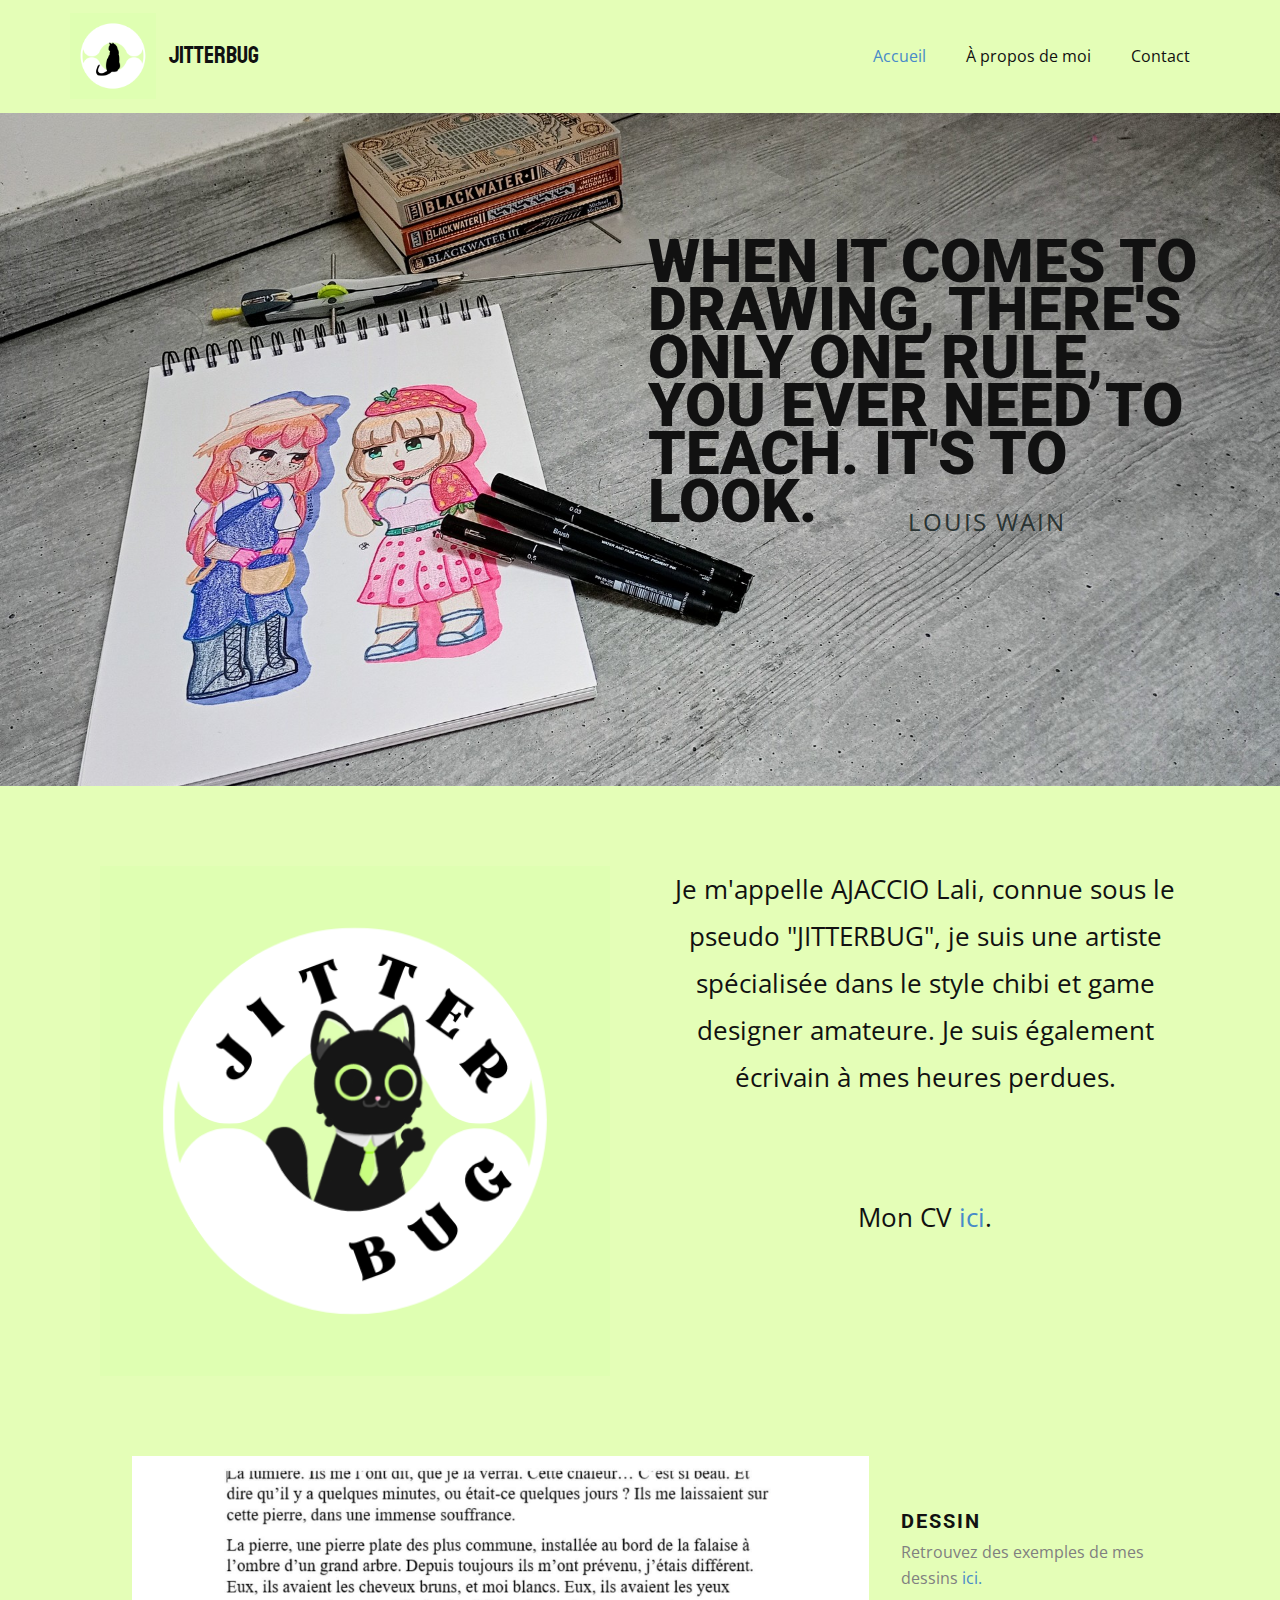
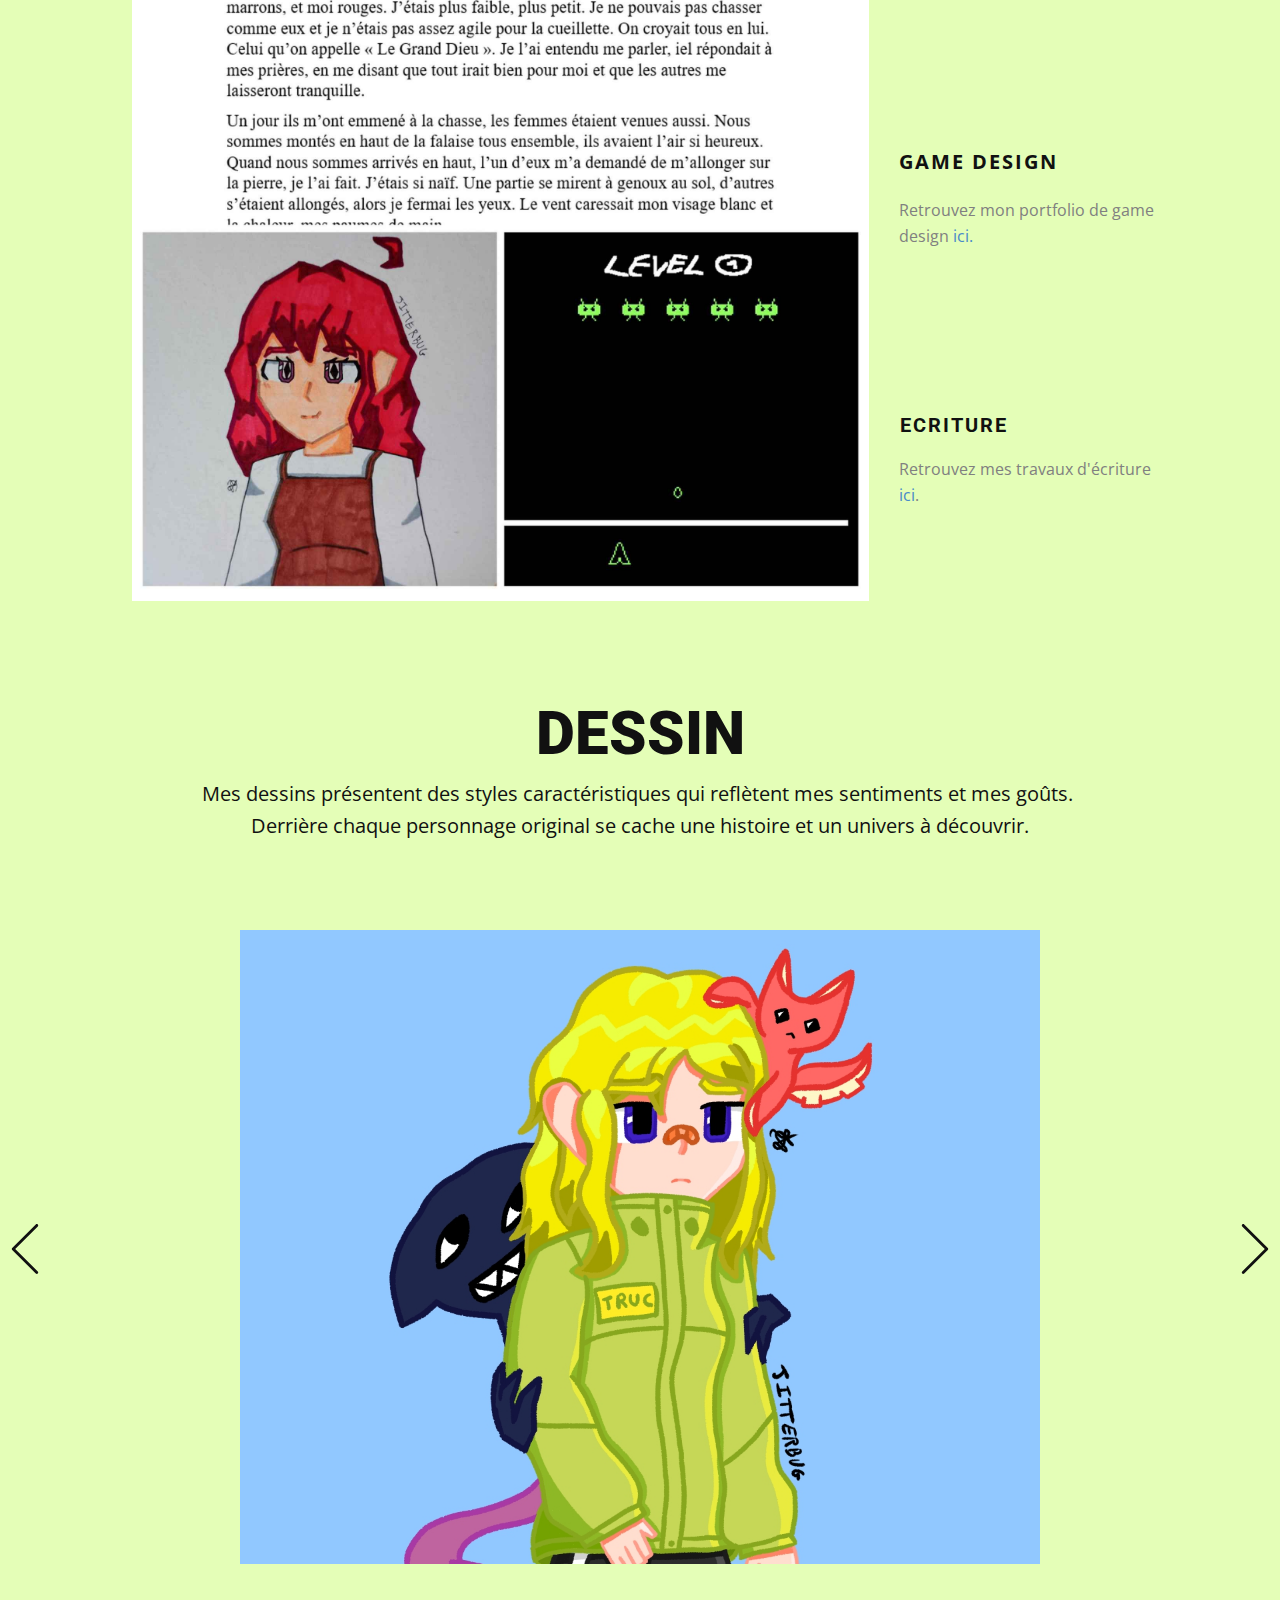
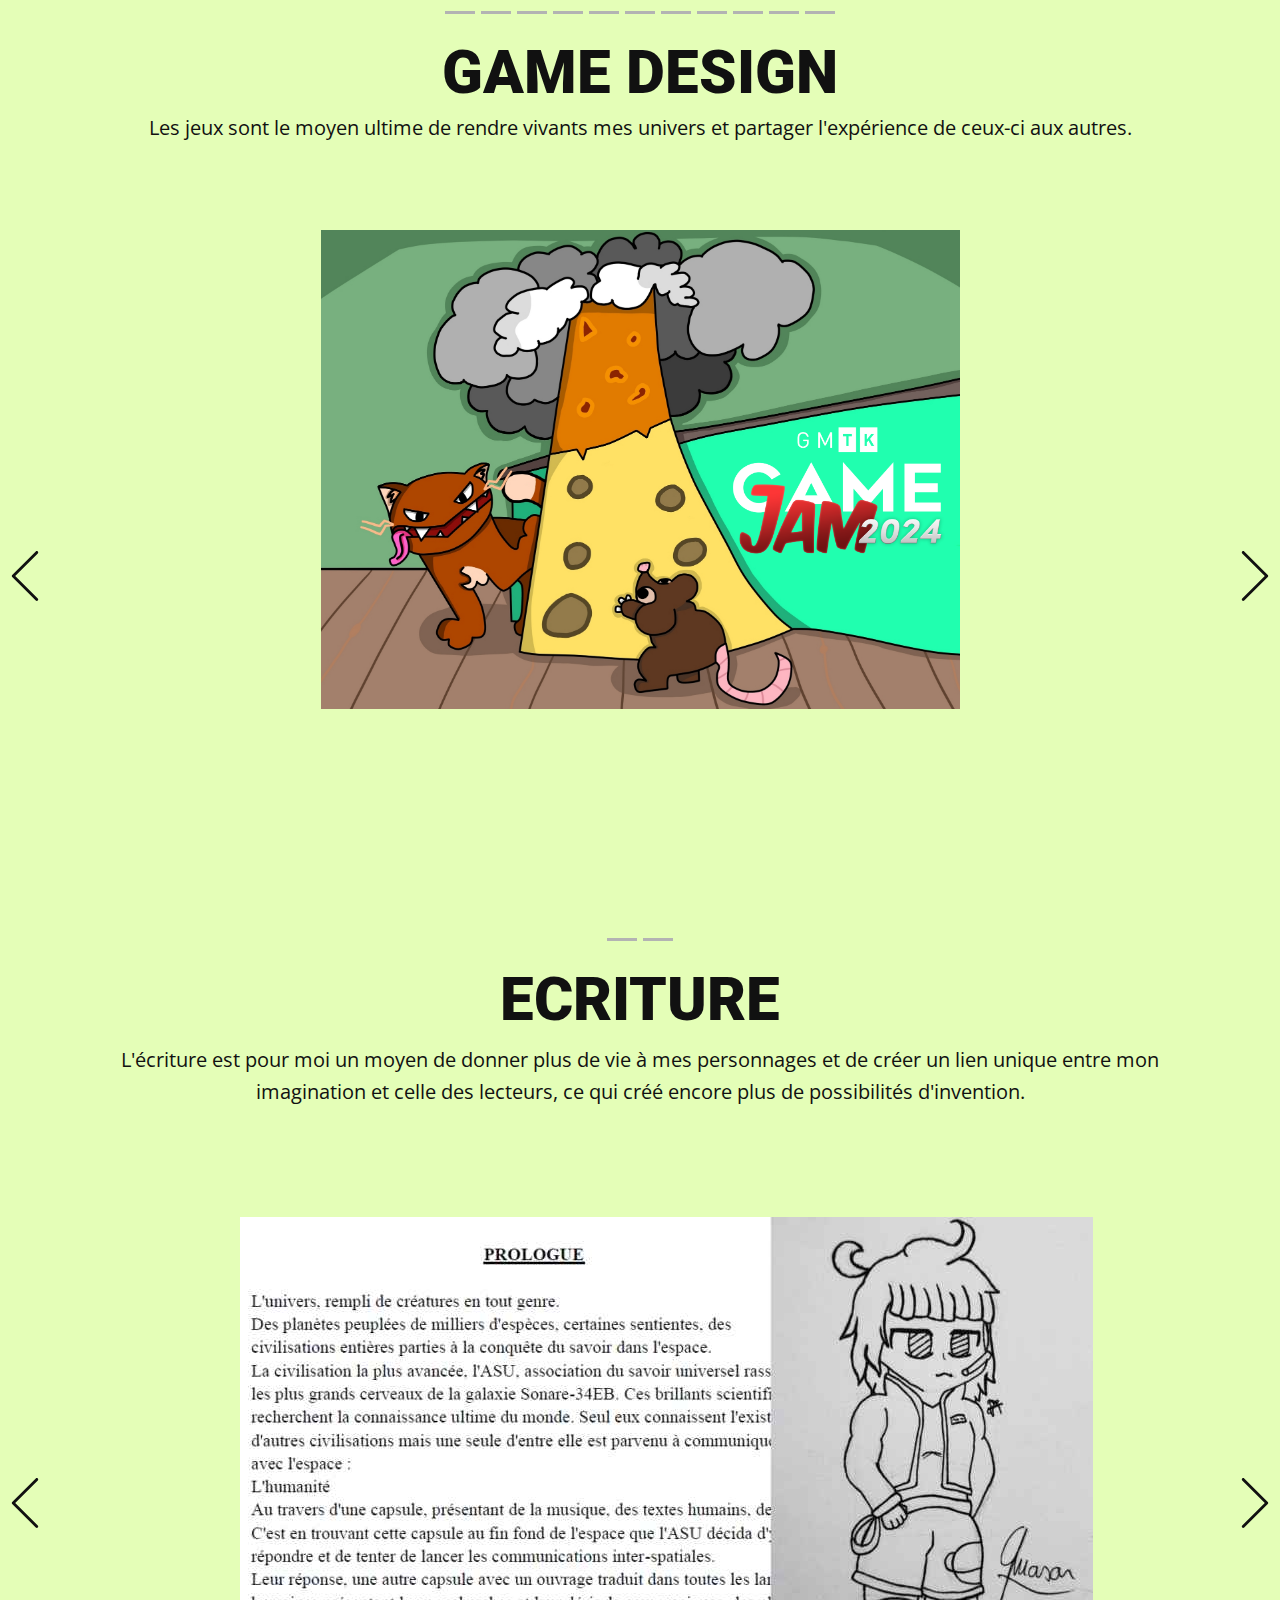
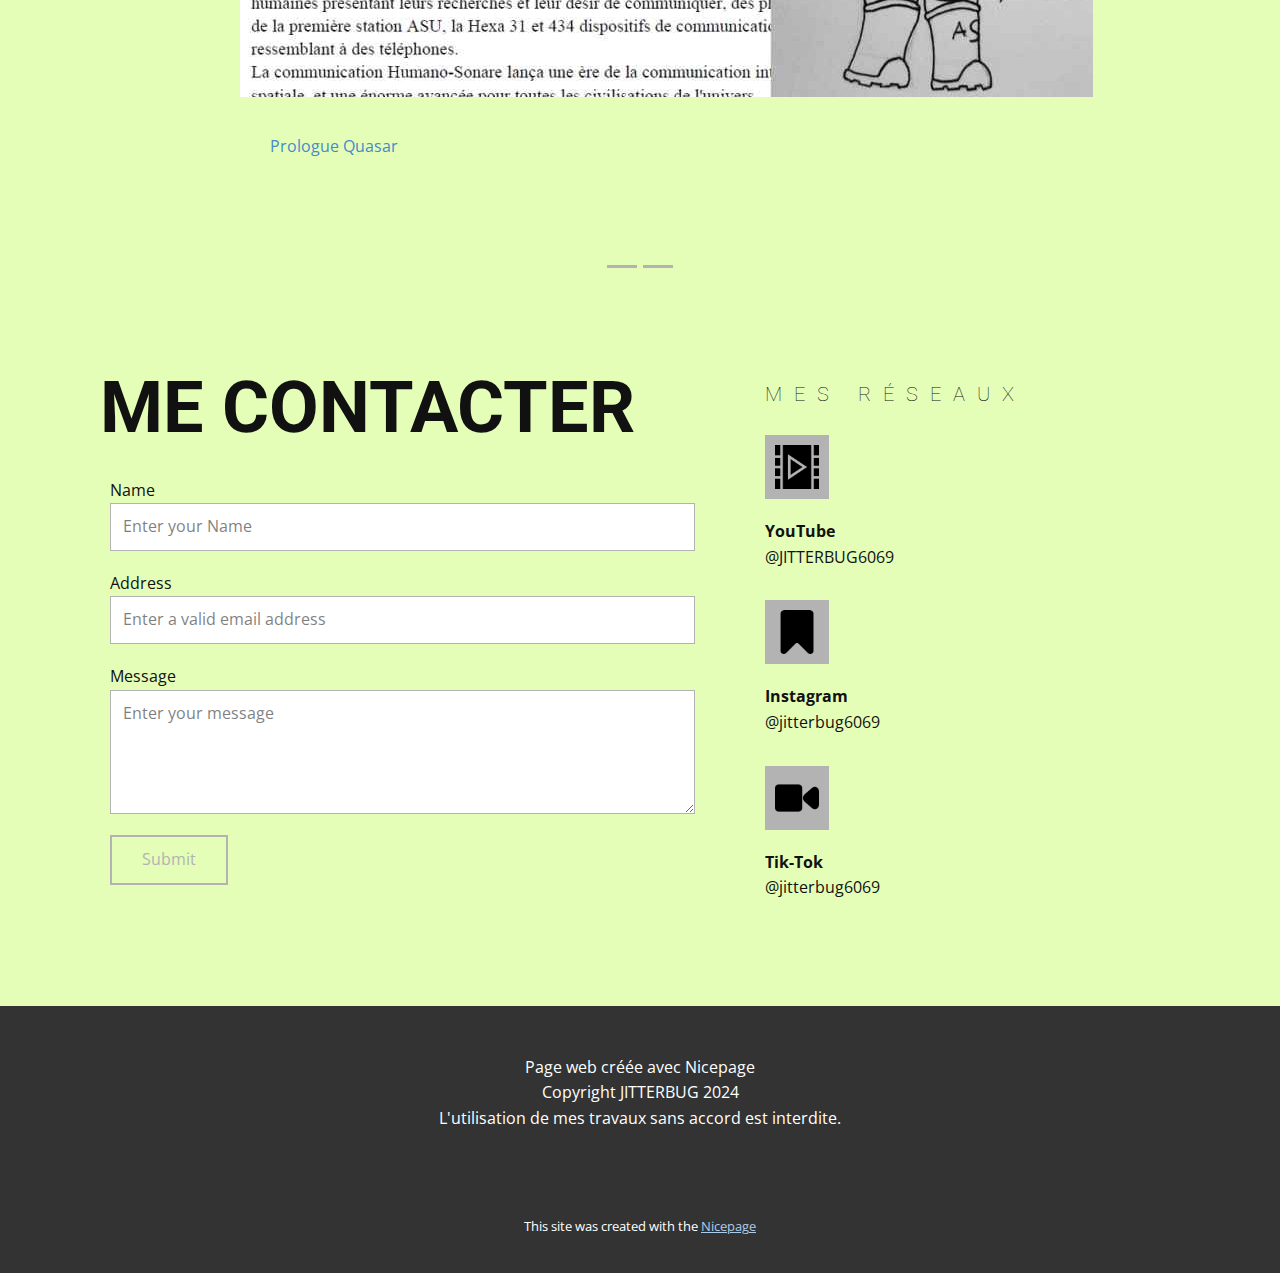
<file: index.html>
<!DOCTYPE html>
<html style="font-size: 16px;" lang="fr"><head>
    <meta name="viewport" content="width=device-width, initial-scale=1.0">
    <meta charset="utf-8">
    <meta name="keywords" content="When it comes to​ drawing​​​, there&amp;apos;s only one rule, you ever need to teach. It&amp;apos;s to look., DESSIN​, GAME DESIGN​, ECRITURE​, me contacter​, Mes réseaux ​">
    <meta name="description" content="">
    <title>Accueil</title>
    <link rel="stylesheet" href="nicepage.css" media="screen">
<link rel="stylesheet" href="index.css" media="screen">
    <script class="u-script" type="text/javascript" src="jquery.js" defer=""></script>
    <script class="u-script" type="text/javascript" src="nicepage.js" defer=""></script>
    <meta name="generator" content="Nicepage 6.15.2, nicepage.com">
    <meta name="referrer" content="origin">
    <link id="u-theme-google-font" rel="stylesheet" href="https://fonts.googleapis.com/css?family=Roboto:100,100i,300,300i,400,400i,500,500i,700,700i,900,900i|Open+Sans:300,300i,400,400i,500,500i,600,600i,700,700i,800,800i">
    <link id="u-page-google-font" rel="stylesheet" href="https://fonts.googleapis.com/css?family=Open+Sans:300,300i,400,400i,500,500i,600,600i,700,700i,800,800i|Bayon:400">
    
    
    
    
    
    
    
    
    
    
    
    
    <script type="application/ld+json">{
		"@context": "http://schema.org",
		"@type": "Organization",
		"name": "",
		"logo": "images/JITTERBUGLogoNotext.png"
}</script>
    <meta name="theme-color" content="#478ac9">
    <meta property="og:title" content="Accueil">
    <meta property="og:type" content="website">
  <meta data-intl-tel-input-cdn-path="intlTelInput/"></head>
  <body data-home-page="Accueil.html" data-home-page-title="Accueil" data-path-to-root="./" data-include-products="false" class="u-body u-xl-mode" data-lang="fr"><header class="u-clearfix u-custom-color-1 u-header u-header" id="sec-f90f"><div class="u-clearfix u-sheet u-sheet-1">
        <a href="#" class="u-image u-logo u-image-1" data-image-width="500" data-image-height="500">
          <img src="images/JITTERBUGLogoNotext.png" class="u-logo-image u-logo-image-1">
        </a>
        <p class="u-custom-font u-text u-text-default u-text-1">JITTERBUG </p>
        <nav class="u-menu u-menu-one-level u-offcanvas u-menu-1">
          <div class="menu-collapse" style="font-size: 1rem; letter-spacing: 0px;">
            <a class="u-button-style u-custom-left-right-menu-spacing u-custom-padding-bottom u-custom-top-bottom-menu-spacing u-nav-link u-text-active-palette-1-base u-text-hover-palette-2-base" href="#">
              <svg class="u-svg-link" viewBox="0 0 24 24"><use xlink:href="#menu-hamburger"></use></svg>
              <svg class="u-svg-content" version="1.1" id="menu-hamburger" viewBox="0 0 16 16" x="0px" y="0px" xmlns:xlink="http://www.w3.org/1999/xlink" xmlns="http://www.w3.org/2000/svg"><g><rect y="1" width="16" height="2"></rect><rect y="7" width="16" height="2"></rect><rect y="13" width="16" height="2"></rect>
</g></svg>
            </a>
          </div>
          <div class="u-custom-menu u-nav-container">
            <ul class="u-nav u-unstyled u-nav-1"><li class="u-nav-item"><a class="u-button-style u-nav-link u-text-active-palette-1-base u-text-hover-palette-2-base" href="./#carousel_bfe5" style="padding: 10px 20px;">Accueil</a>
</li><li class="u-nav-item"><a class="u-button-style u-nav-link u-text-active-palette-1-base u-text-hover-palette-2-base" href="./#carousel_7425" style="padding: 10px 20px;">À propos de moi</a>
</li><li class="u-nav-item"><a class="u-button-style u-nav-link u-text-active-palette-1-base u-text-hover-palette-2-base" href="./#carousel_26aa" style="padding: 10px 20px;">Contact</a>
</li></ul>
          </div>
          <div class="u-custom-menu u-nav-container-collapse">
            <div class="u-black u-container-style u-inner-container-layout u-opacity u-opacity-95 u-sidenav">
              <div class="u-inner-container-layout u-sidenav-overflow">
                <div class="u-menu-close"></div>
                <ul class="u-align-center u-nav u-popupmenu-items u-unstyled u-nav-2"><li class="u-nav-item"><a class="u-button-style u-nav-link" href="./#carousel_bfe5">Accueil</a>
</li><li class="u-nav-item"><a class="u-button-style u-nav-link" href="./#carousel_7425">À propos de moi</a>
</li><li class="u-nav-item"><a class="u-button-style u-nav-link" href="./#carousel_26aa">Contact</a>
</li></ul>
              </div>
            </div>
            <div class="u-black u-menu-overlay u-opacity u-opacity-70"></div>
          </div>
        </nav>
      </div></header>
    <section class="u-clearfix u-image u-section-1" id="carousel_bfe5" data-image-width="4080" data-image-height="2296">
      <div class="u-clearfix u-sheet u-sheet-1">
        <div class="u-align-left u-container-style u-group u-group-1">
          <div class="u-container-layout u-container-layout-1">
            <h1 class="u-text u-text-1">When it comes to​ drawing​​​, there's only one rule, you ever need to teach. It's to look.</h1>
            <p class="u-text u-text-palette-4-dark-3 u-text-2">Louis Wain</p>
          </div>
        </div>
      </div>
    </section>
    <section class="u-clearfix u-custom-color-1 u-section-2" id="carousel_7425">
      <div class="u-clearfix u-sheet u-valign-middle u-sheet-1">
        <div class="data-layout-selected u-clearfix u-expanded-width u-layout-wrap u-layout-wrap-1">
          <div class="u-layout">
            <div class="u-layout-row">
              <div class="u-size-30 u-size-60-md">
                <div class="u-layout-col">
                  <div class="u-container-style u-layout-cell u-left-cell u-size-60 u-layout-cell-1">
                    <div class="u-container-layout u-valign-bottom-md u-valign-bottom-sm u-valign-bottom-xs u-container-layout-1">
                      <img class="u-expanded-width u-image u-image-default u-preserve-proportions u-image-1" src="images/JITTERBUG.png" alt="" data-image-width="500" data-image-height="500">
                    </div>
                  </div>
                </div>
              </div>
              <div class="u-size-30 u-size-60-md">
                <div class="u-layout-col">
                  <div class="u-size-60">
                    <div class="u-layout-row">
                      <div class="u-align-center u-container-style u-layout-cell u-right-cell u-size-60 u-layout-cell-2">
                        <div class="u-container-layout u-container-layout-2">
                          <p class="u-text u-text-default u-text-1">Je m'appelle AJACCIO Lali, connue sous le pseudo "JITTERBUG", je suis une artiste spécialisée dans le style chibi et game designer amateure. Je suis également écrivain à mes heures perdues. <br>
                            <br>
                            <br>Mon CV <a href="PDF/AJACCIO Lali CV.pdf" class="u-active-none u-border-none u-btn u-button-link u-button-style u-hover-none u-none u-text-palette-1-base u-btn-1">ici</a>.
                          </p>
                        </div>
                      </div>
                    </div>
                  </div>
                </div>
              </div>
            </div>
          </div>
        </div>
      </div>
    </section>
    <section class="u-clearfix u-custom-color-1 u-section-3" id="carousel_3389">
      <div class="u-clearfix u-sheet u-sheet-1">
        <div class="data-layout-selected u-clearfix u-layout-wrap u-layout-wrap-1">
          <div class="u-gutter-0 u-layout">
            <div class="u-layout-row">
              <div class="u-size-41">
                <div class="u-layout-col">
                  <div class="u-container-style u-image u-layout-cell u-left-cell u-size-60 u-image-1" data-image-width="2880" data-image-height="2880">
                    <div class="u-container-layout u-container-layout-1"></div>
                  </div>
                </div>
              </div>
              <div class="u-size-19">
                <div class="u-layout-col">
                  <div class="u-align-left u-border-no-bottom u-border-no-left u-border-no-right u-border-no-top u-container-style u-custom-color-1 u-layout-cell u-right-cell u-size-20 u-layout-cell-2">
                    <div class="u-container-layout u-container-layout-2">
                      <h3 class="u-text u-text-1">Dessin </h3>
                      <p class="u-text u-text-grey-50 u-text-2">Retrouvez des exemples de mes dessins&nbsp;<a class="u-active-none u-border-none u-btn u-button-link u-button-style u-hover-none u-none u-text-palette-1-base u-btn-1" href="./#sec-38cd">ici.</a>
                      </p>
                    </div>
                  </div>
                  <div class="u-align-left u-border-no-bottom u-border-no-left u-border-no-right u-border-no-top u-container-style u-custom-color-1 u-layout-cell u-right-cell u-size-20 u-layout-cell-3">
                    <div class="u-container-layout u-container-layout-3">
                      <p class="u-text u-text-3">Game design </p>
                      <p class="u-text u-text-grey-50 u-text-4">Retrouvez mon portfolio de game design&nbsp;<a class="u-active-none u-border-none u-btn u-button-link u-button-style u-hover-none u-none u-text-palette-1-base u-btn-2" href="./#carousel_a8a1">ici.</a>
                      </p>
                    </div>
                  </div>
                  <div class="u-align-left u-border-no-bottom u-border-no-left u-border-no-right u-border-no-top u-container-style u-custom-color-1 u-layout-cell u-right-cell u-size-20 u-layout-cell-4">
                    <div class="u-container-layout u-container-layout-4">
                      <h3 class="u-text u-text-5">ecriture</h3>
                      <p class="u-text u-text-grey-50 u-text-6">Retrouvez mes travaux d'écriture <a href="./#carousel_cd1f" class="u-active-none u-border-none u-btn u-button-link u-button-style u-hover-none u-none u-text-palette-1-base u-btn-3">ici</a>. 
                      </p>
                    </div>
                  </div>
                </div>
              </div>
            </div>
          </div>
        </div>
      </div>
    </section>
    <section class="u-align-center u-clearfix u-custom-color-1 u-section-4" id="sec-38cd">
      <div class="u-clearfix u-sheet u-sheet-1">
        <h1 class="u-align-center u-text u-text-default u-text-1">DESSIN </h1>
        <p class="u-align-center u-custom-font u-font-open-sans u-text u-text-default u-text-2">Mes dessins présentent des styles caractéristiques qui reflètent mes sentiments et mes goûts.&nbsp;<br> Derrière chaque personnage original se cache une histoire et un univers à découvrir. 
        </p>
      </div>
    </section>
    <section id="carousel-c468" class="u-carousel u-slide u-block-45cb-1" data-u-ride="carousel" data-interval="5000">
      <ol class="u-absolute-hcenter u-carousel-indicators u-block-45cb-2">
        <li data-u-target="#carousel-c468" data-u-slide-to="0" class="u-active u-grey-30"></li>
        <li data-u-target="#carousel-c468" class="u-grey-30" data-u-slide-to="1"></li>
        <li data-u-target="#carousel-c468" class="u-grey-30" data-u-slide-to="2"></li>
        <li data-u-target="#carousel-c468" class="u-grey-30" data-u-slide-to="3"></li>
        <li data-u-target="#carousel-c468" class="u-grey-30" data-u-slide-to="4"></li>
        <li data-u-target="#carousel-c468" class="u-grey-30" data-u-slide-to="5"></li>
        <li data-u-target="#carousel-c468" class="u-grey-30" data-u-slide-to="6"></li>
        <li data-u-target="#carousel-c468" class="u-grey-30" data-u-slide-to="7"></li>
        <li data-u-target="#carousel-c468" class="u-grey-30" data-u-slide-to="8"></li>
        <li data-u-target="#carousel-c468" class="u-grey-30" data-u-slide-to="9"></li>
        <li data-u-target="#carousel-c468" class="u-grey-30" data-u-slide-to="10"></li>
      </ol>
      <div class="u-carousel-inner" role="listbox">
        <div class="u-active u-carousel-item u-clearfix u-custom-color-1 u-section-5-1">
          <div class="u-clearfix u-sheet u-sheet-1">
            <div class="u-align-center-md u-align-center-sm u-align-center-xs u-container-align-center u-container-style u-group u-image u-image-1" data-image-width="1200" data-image-height="1600">
              <div class="u-container-layout u-container-layout-1"></div>
            </div>
          </div>
        </div>
        <div class="u-carousel-item u-clearfix u-custom-color-1 u-section-5-2">
          <div class="u-clearfix u-sheet u-sheet-1">
            <div class="u-align-center-md u-align-center-sm u-align-center-xs u-container-align-center u-container-style u-group u-image u-image-1" data-image-width="2066" data-image-height="2066">
              <div class="u-container-layout u-container-layout-1"></div>
            </div>
          </div>
        </div>
        <div class="u-carousel-item u-clearfix u-custom-color-1 u-section-5-3">
          <div class="u-clearfix u-sheet u-sheet-1">
            <div class="u-align-center-md u-align-center-sm u-align-center-xs u-container-align-center u-container-style u-group u-image u-image-1" data-image-width="1200" data-image-height="1600">
              <div class="u-container-layout u-container-layout-1"></div>
            </div>
          </div>
        </div>
        <div class="u-carousel-item u-clearfix u-custom-color-1 u-section-5-4">
          <div class="u-clearfix u-sheet u-sheet-1">
            <div class="u-align-center-md u-align-center-sm u-align-center-xs u-container-align-center u-container-style u-group u-image u-image-1" data-image-width="1550" data-image-height="1200">
              <div class="u-container-layout u-container-layout-1"></div>
            </div>
          </div>
        </div>
        <div class="u-carousel-item u-clearfix u-custom-color-1 u-section-5-5">
          <div class="u-clearfix u-sheet u-sheet-1">
            <div class="u-align-center-md u-align-center-sm u-align-center-xs u-container-align-center u-container-style u-group u-image u-image-1" data-image-width="1200" data-image-height="1600">
              <div class="u-container-layout u-container-layout-1"></div>
            </div>
          </div>
        </div>
        <div class="u-carousel-item u-clearfix u-custom-color-1 u-section-5-6">
          <div class="u-clearfix u-sheet u-sheet-1">
            <div class="u-align-center-md u-align-center-sm u-align-center-xs u-container-align-center u-container-style u-group u-image u-image-1" data-image-width="2207" data-image-height="3056">
              <div class="u-container-layout u-container-layout-1"></div>
            </div>
          </div>
        </div>
        <div class="u-carousel-item u-clearfix u-custom-color-1 u-section-5-7">
          <div class="u-clearfix u-sheet u-sheet-1">
            <div class="u-align-center-md u-align-center-sm u-align-center-xs u-container-align-center u-container-style u-group u-image u-image-1" data-image-width="2082" data-image-height="2603">
              <div class="u-container-layout u-container-layout-1"></div>
            </div>
          </div>
        </div>
        <div class="u-carousel-item u-clearfix u-custom-color-1 u-section-5-8">
          <div class="u-clearfix u-sheet u-sheet-1">
            <div class="u-align-center-md u-align-center-sm u-align-center-xs u-container-align-center u-container-style u-group u-image u-image-1" data-image-width="3472" data-image-height="3472">
              <div class="u-container-layout u-container-layout-1"></div>
            </div>
          </div>
        </div>
        <div class="u-carousel-item u-clearfix u-custom-color-1 u-section-5-9">
          <div class="u-clearfix u-sheet u-sheet-1">
            <div class="u-align-center-md u-align-center-sm u-align-center-xs u-container-align-center u-container-style u-group u-image u-image-1" data-image-width="2589" data-image-height="2688">
              <div class="u-container-layout u-container-layout-1"></div>
            </div>
          </div>
        </div>
        <div class="u-carousel-item u-clearfix u-custom-color-1 u-section-5-10">
          <div class="u-clearfix u-sheet u-sheet-1">
            <div class="u-align-center-md u-align-center-sm u-align-center-xs u-container-align-center u-container-style u-group u-image u-image-1" data-image-width="3510" data-image-height="2551">
              <div class="u-container-layout u-container-layout-1"></div>
            </div>
          </div>
        </div>
        <div class="u-carousel-item u-clearfix u-custom-color-1 u-section-5-11">
          <div class="u-clearfix u-sheet u-sheet-1">
            <div class="u-align-center-md u-align-center-sm u-align-center-xs u-container-align-center u-container-style u-group u-image u-image-1" data-image-width="2531" data-image-height="3604">
              <div class="u-container-layout u-container-layout-1"></div>
            </div>
          </div>
        </div>
      </div>
      <a class="u-absolute-vcenter u-carousel-control u-carousel-control-prev u-text-body-color u-block-45cb-3" href="#carousel-c468" role="button" data-u-slide="prev">
        <span aria-hidden="true">
          <svg viewBox="0 0 477.175 477.175"><path d="M145.188,238.575l215.5-215.5c5.3-5.3,5.3-13.8,0-19.1s-13.8-5.3-19.1,0l-225.1,225.1c-5.3,5.3-5.3,13.8,0,19.1l225.1,225
                    c2.6,2.6,6.1,4,9.5,4s6.9-1.3,9.5-4c5.3-5.3,5.3-13.8,0-19.1L145.188,238.575z"></path></svg>
        </span>
        <span class="sr-only">Previous</span>
      </a>
      <a class="u-absolute-vcenter u-carousel-control u-carousel-control-next u-text-body-color u-block-45cb-4" href="#carousel-c468" role="button" data-u-slide="next">
        <span aria-hidden="true">
          <svg viewBox="0 0 477.175 477.175"><path d="M360.731,229.075l-225.1-225.1c-5.3-5.3-13.8-5.3-19.1,0s-5.3,13.8,0,19.1l215.5,215.5l-215.5,215.5
                    c-5.3,5.3-5.3,13.8,0,19.1c2.6,2.6,6.1,4,9.5,4c3.4,0,6.9-1.3,9.5-4l225.1-225.1C365.931,242.875,365.931,234.275,360.731,229.075z"></path></svg>
        </span>
        <span class="sr-only">Next</span>
      </a>
    </section>
    <section class="u-align-center u-clearfix u-container-align-center u-custom-color-1 u-section-6" id="carousel_a8a1">
      <div class="u-clearfix u-sheet u-sheet-1">
        <h1 class="u-align-center u-text u-text-default u-text-1">GAME DESIGN </h1>
        <p class="u-align-center u-custom-font u-font-open-sans u-text u-text-default u-text-2">Les jeux sont le moyen ultime de rendre vivants mes univers et partager l'expérience de ceux-ci aux autres. </p>
      </div>
    </section>
    <section id="carousel-7926" class="u-carousel u-slide u-block-dc7e-1" data-u-ride="carousel" data-interval="5000">
      <ol class="u-absolute-hcenter u-carousel-indicators u-block-dc7e-2">
        <li data-u-target="#carousel-7926" data-u-slide-to="0" class="u-active u-grey-30"></li>
        <li data-u-target="#carousel-7926" class="u-grey-30" data-u-slide-to="1"></li>
      </ol>
      <div class="u-carousel-inner" role="listbox">
        <div class="u-active u-carousel-item u-clearfix u-custom-color-1 u-section-7-1">
          <div class="u-clearfix u-sheet u-sheet-1">
            <img class="u-image u-image-default u-image-1" src="images/title.jpg" alt="" data-image-width="2000" data-image-height="1500">
            <img class="u-image u-image-contain u-image-default u-image-2" src="images/image.png" alt="" data-image-width="1920" data-image-height="1053">
            <div class="custom-expanded u-clearfix u-custom-color-1 u-custom-html u-custom-html-1">
              <iframe frameborder="0" src="https://itch.io/embed/2911874" width="552" height="167"><a href="https://bubblesloth.itch.io/cheescale">Chees'cale by Bubblesloth, JITTERBUG, Nanemaru</a></iframe>
            </div>
          </div>
        </div>
        <div class="u-carousel-item u-clearfix u-custom-color-1 u-section-7-2">
          <div class="u-clearfix u-sheet u-sheet-1">
            <div class="u-clearfix u-custom-html u-expanded-width-md u-expanded-width-sm u-expanded-width-xs u-custom-html-1">
              <img src="images/Compil.png" width="853" height="480" >
              <a href="Game Docs.html" class="u-active-none u-border-none u-btn u-button-link u-button-style u-hover-none u-none u-text-palette-1-base u-btn-1">Mes projets en Game Document</a>
            </div>
          </div>
        </div>
      </div>
      <div class="u-carousel-item u-clearfix u-custom-color-1 u-section-7-3">
        <div class="u-clearfix u-sheet u-sheet-1">
          <div class="u-clearfix u-custom-html u-expanded-width-md u-expanded-width-sm u-expanded-width-xs u-custom-html-1">
            <img src="images/jeu des robots.jpg" width="1280" height="720" >
            <a href="PDF/Game Document MekanicPanik.pdf" class="u-active-none u-border-none u-btn u-button-link u-button-style u-hover-none u-none u-text-palette-1-base u-btn-1">Game Document Mekanic Panik</a>
          </div>
        </div>
      </div>
    </div>
      <a class="u-absolute-vcenter u-carousel-control u-carousel-control-prev u-text-body-color u-block-dc7e-3" href="#carousel-7926" role="button" data-u-slide="prev">
        <span aria-hidden="true">
          <svg viewBox="0 0 477.175 477.175"><path d="M145.188,238.575l215.5-215.5c5.3-5.3,5.3-13.8,0-19.1s-13.8-5.3-19.1,0l-225.1,225.1c-5.3,5.3-5.3,13.8,0,19.1l225.1,225
                    c2.6,2.6,6.1,4,9.5,4s6.9-1.3,9.5-4c5.3-5.3,5.3-13.8,0-19.1L145.188,238.575z"></path></svg>
        </span>
        <span class="sr-only">Previous</span>
      </a>
      <a class="u-absolute-vcenter u-carousel-control u-carousel-control-next u-text-body-color u-block-dc7e-4" href="#carousel-7926" role="button" data-u-slide="next">
        <span aria-hidden="true">
          <svg viewBox="0 0 477.175 477.175"><path d="M360.731,229.075l-225.1-225.1c-5.3-5.3-13.8-5.3-19.1,0s-5.3,13.8,0,19.1l215.5,215.5l-215.5,215.5
                    c-5.3,5.3-5.3,13.8,0,19.1c2.6,2.6,6.1,4,9.5,4c3.4,0,6.9-1.3,9.5-4l225.1-225.1C365.931,242.875,365.931,234.275,360.731,229.075z"></path></svg>
        </span>
        <span class="sr-only">Next</span>
      </a>
    </section>
    <section class="u-align-center u-clearfix u-container-align-center u-custom-color-1 u-section-8" id="carousel_cd1f">
      <div class="u-clearfix u-sheet u-sheet-1">
        <h1 class="u-align-center u-text u-text-default u-text-1">ECRITURE </h1>
        <p class="u-align-center u-custom-font u-font-open-sans u-text u-text-default u-text-2">L'écriture est pour moi un moyen de donner plus de vie à mes personnages et de créer un lien unique entre mon imagination et celle des lecteurs, ce qui créé encore plus de possibilités d'invention. </p>
      </div>
    </section>
    <section id="carousel-eec2" class="u-carousel u-slide u-block-5c92-1" data-u-ride="carousel" data-interval="5000">
      <ol class="u-absolute-hcenter u-carousel-indicators u-block-5c92-2">
        <li data-u-target="#carousel-eec2" data-u-slide-to="0" class="u-active u-grey-30"></li>
        <li data-u-target="#carousel-eec2" class="u-grey-30" data-u-slide-to="1"></li>
      </ol>
      <div class="u-carousel-inner" role="listbox">
        <div class="u-active u-carousel-item u-clearfix u-custom-color-1 u-section-9-1">
          <div class="u-clearfix u-sheet u-valign-middle u-sheet-1">
            <div class="custom-expanded u-clearfix u-custom-html u-custom-html-1">
              <img src="images/Prologue quasar img.jpg" width="853" height="480" >
              <a href="PDF/Quasar.pdf" class="u-active-none u-border-none u-btn u-button-link u-button-style u-hover-none u-none u-text-palette-1-base u-btn-1">Prologue Quasar</a>
            </div>
          </div>
        </div>
        <div class="u-carousel-item u-clearfix u-custom-color-1 u-section-9-2">
          <div class="u-clearfix u-sheet u-valign-middle u-sheet-1">
            <div class="custom-expanded u-clearfix u-custom-html u-custom-html-1">
              <img src="images/apo img.jpg" width="853" height="480" >
              <a href="PDF/Jusqu'à l'apothéose - Le sacrifice.pdf" class="u-active-none u-border-none u-btn u-button-link u-button-style u-hover-none u-none u-text-palette-1-base u-btn-1">Jusqu'à l'apothéose - Le sacrifice (TRIGGER WARNING - GORE - RELIGIOUS TRAUMA)</a>
            </div>
          </div>
        </div>
      </div>
      <a class="u-absolute-vcenter u-carousel-control u-carousel-control-prev u-text-body-color u-block-5c92-3" href="#carousel-eec2" role="button" data-u-slide="prev">
        <span aria-hidden="true">
          <svg viewBox="0 0 477.175 477.175"><path d="M145.188,238.575l215.5-215.5c5.3-5.3,5.3-13.8,0-19.1s-13.8-5.3-19.1,0l-225.1,225.1c-5.3,5.3-5.3,13.8,0,19.1l225.1,225
                    c2.6,2.6,6.1,4,9.5,4s6.9-1.3,9.5-4c5.3-5.3,5.3-13.8,0-19.1L145.188,238.575z"></path></svg>
        </span>
        <span class="sr-only">Previous</span>
      </a>
      <a class="u-absolute-vcenter u-carousel-control u-carousel-control-next u-text-body-color u-block-5c92-4" href="#carousel-eec2" role="button" data-u-slide="next">
        <span aria-hidden="true">
          <svg viewBox="0 0 477.175 477.175"><path d="M360.731,229.075l-225.1-225.1c-5.3-5.3-13.8-5.3-19.1,0s-5.3,13.8,0,19.1l215.5,215.5l-215.5,215.5
                    c-5.3,5.3-5.3,13.8,0,19.1c2.6,2.6,6.1,4,9.5,4c3.4,0,6.9-1.3,9.5-4l225.1-225.1C365.931,242.875,365.931,234.275,360.731,229.075z"></path></svg>
        </span>
        <span class="sr-only">Next</span>
      </a>
    </section>
    <section class="u-clearfix u-custom-color-1 u-section-10" id="carousel_26aa">
      <div class="u-clearfix u-sheet u-valign-middle-lg u-valign-middle-xl u-sheet-1">
        <div class="data-layout-selected u-clearfix u-expanded-width u-layout-wrap u-layout-wrap-1">
          <div class="u-layout">
            <div class="u-layout-row">
              <div class="u-align-left u-container-style u-layout-cell u-left-cell u-size-35 u-layout-cell-1">
                <div class="u-container-layout u-valign-top u-container-layout-1">
                  <h2 class="u-text u-text-default u-text-1">me contacter </h2>
                  <div class="u-expanded-width u-form u-form-1">
                    <form action="https://forms.nicepagesrv.com/v2/form/process" class="u-clearfix u-form-spacing-20 u-form-vertical u-inner-form" style="padding: 10px" source="email" name="form">
                      <div class="u-form-group u-form-name">
                        <label for="name-55d7" class="u-label">Name</label>
                        <input type="text" placeholder="Enter your Name" id="name-55d7" name="name" class="u-input u-input-rectangle" required="">
                      </div>
                      <div class="u-form-email u-form-group">
                        <label for="email-55d7" class="u-label">Address</label>
                        <input type="email" placeholder="Enter a valid email address" id="email-55d7" name="email" class="u-input u-input-rectangle" required="">
                      </div>
                      <div class="u-form-group u-form-message">
                        <label for="message-55d7" class="u-label">Message</label>
                        <textarea placeholder="Enter your message" rows="4" cols="50" id="message-55d7" name="message" class="u-input u-input-rectangle" required=""></textarea>
                      </div>
                      <div class="u-align-left u-form-group u-form-submit">
                        <a href="#" class="u-border-2 u-border-grey-30 u-btn u-btn-submit u-button-style u-none u-btn-1">Submit</a>
                        <input type="submit" value="submit" class="u-form-control-hidden">
                      </div>
                      <div class="u-form-send-message u-form-send-success"> Thank you! Your message has been sent. </div>
                      <div class="u-form-send-error u-form-send-message"> Unable to send your message. Please fix errors then try again. </div>
                      <input type="hidden" value="" name="recaptchaResponse">
                      <input type="hidden" name="formServices" value="d3d53d5d-1cf3-472f-084b-0d1555eeac90">
                    </form>
                  </div>
                </div>
              </div>
              <div class="u-align-left u-container-style u-layout-cell u-right-cell u-size-25 u-layout-cell-2">
                <div class="u-container-layout u-valign-middle u-container-layout-2">
                  <h2 class="u-text u-text-default u-text-2">Mes réseaux </h2><span class="u-border-radius-10 u-file-icon u-grey-30 u-icon u-icon-rounded u-icon-1"><img src="images/1003788.png" alt=""></span>
                  <p class="u-text u-text-default u-text-3"><b>YouTube</b>
                    <br>@JITTERBUG6069
                  </p><span class="u-border-radius-10 u-file-icon u-grey-30 u-icon u-icon-rounded u-icon-2"><img src="images/5668020.png" alt=""></span>
                  <p class="u-text u-text-default u-text-4"><b>Instagram</b>
                    <br>@jitterbug6069
                  </p><span class="u-border-radius-10 u-file-icon u-grey-30 u-icon u-icon-rounded u-icon-3"><img src="images/17656.png" alt=""></span>
                  <p class="u-text u-text-default u-text-5"><b>Tik-Tok</b>
                    <br>@jitterbug6069
                  </p>
                </div>
              </div>
            </div>
          </div>
        </div>
      </div>
    </section>
    
    
    
    <footer class="u-align-center u-clearfix u-footer u-grey-80 u-footer" id="sec-efe1"><div class="u-clearfix u-sheet u-valign-middle u-sheet-1">
        <p class="u-small-text u-text u-text-variant u-text-1">Page web créée avec Nicepage<br>Copyright JITTERBUG 2024<br>L'utilisation de mes travaux​ sans accord est interdite.
        </p>
      </div></footer>
    <section class="u-backlink u-clearfix u-grey-80">
      <p class="u-text">
        <span>This site was created with the </span>
        <a class="u-link" href="https://nicepage.com/" target="_blank" rel="nofollow">
          <span>Nicepage</span>
        </a>
      </p>
    </section>
  
</body></html>
</file>
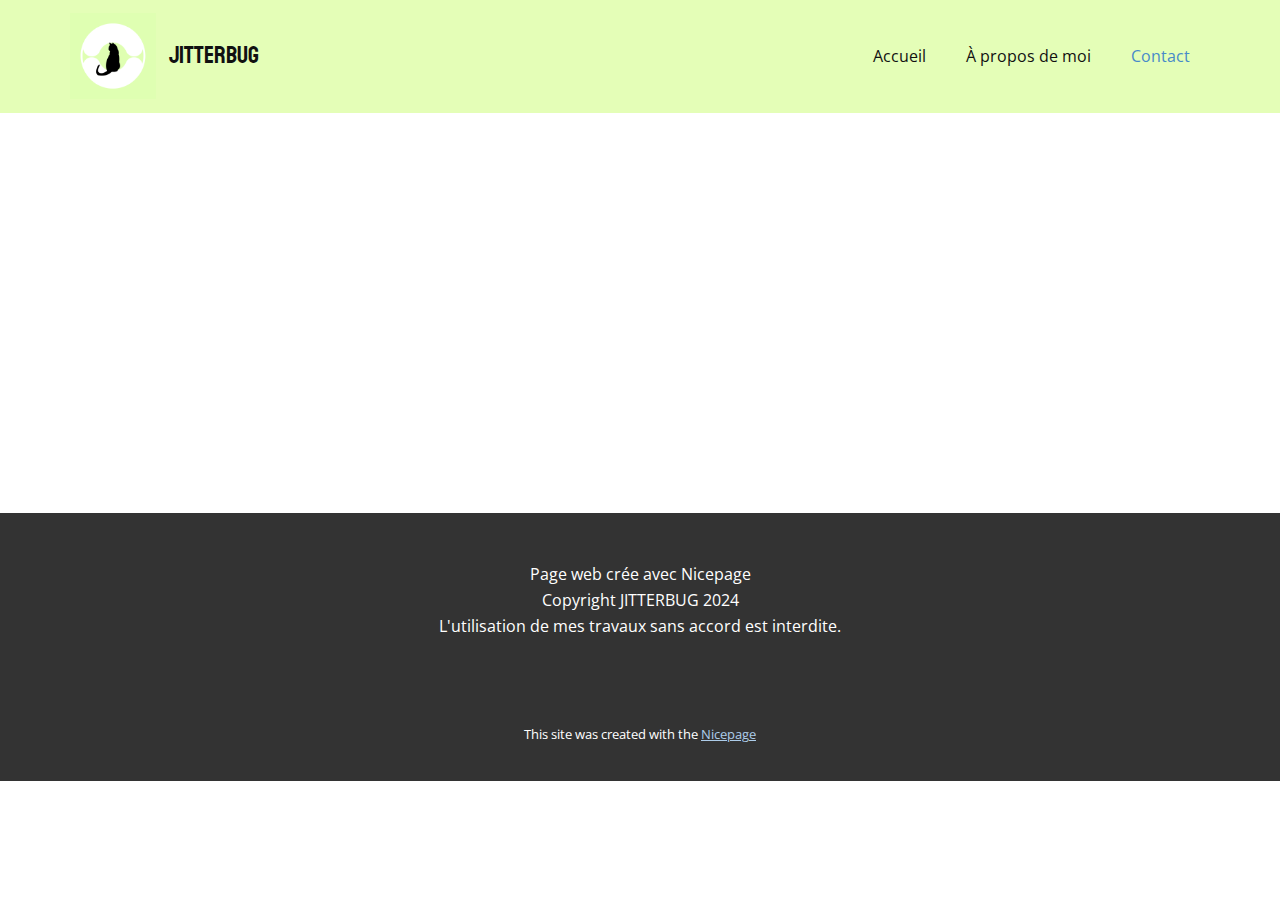
<file: Contact.html>
<!DOCTYPE html>
<html style="font-size: 16px;" lang="fr"><head>
    <meta name="viewport" content="width=device-width, initial-scale=1.0">
    <meta charset="utf-8">
    <meta name="keywords" content="">
    <meta name="description" content="">
    <title>Contact</title>
    <link rel="stylesheet" href="nicepage.css" media="screen">
<link rel="stylesheet" href="Contact.css" media="screen">
    <script class="u-script" type="text/javascript" src="jquery.js" defer=""></script>
    <script class="u-script" type="text/javascript" src="nicepage.js" defer=""></script>
    <meta name="generator" content="Nicepage 6.15.2, nicepage.com">
    <link id="u-theme-google-font" rel="stylesheet" href="https://fonts.googleapis.com/css?family=Roboto:100,100i,300,300i,400,400i,500,500i,700,700i,900,900i|Open+Sans:300,300i,400,400i,500,500i,600,600i,700,700i,800,800i">
    <link id="u-page-google-font" rel="stylesheet" href="https://fonts.googleapis.com/css?family=Bayon:400">
    
    
    
    <script type="application/ld+json">{
		"@context": "http://schema.org",
		"@type": "Organization",
		"name": "",
		"logo": "images/JITTERBUGLogoNotext.png"
}</script>
    <meta name="theme-color" content="#478ac9">
    <meta property="og:title" content="Contact">
    <meta property="og:type" content="website">
  <meta data-intl-tel-input-cdn-path="intlTelInput/"></head>
  <body data-path-to-root="./" data-include-products="false" class="u-body u-xl-mode" data-lang="fr"><header class="u-clearfix u-custom-color-1 u-header u-header" id="sec-f90f"><div class="u-clearfix u-sheet u-sheet-1">
        <a href="#" class="u-image u-logo u-image-1" data-image-width="500" data-image-height="500">
          <img src="images/JITTERBUGLogoNotext.png" class="u-logo-image u-logo-image-1">
        </a>
        <p class="u-custom-font u-text u-text-default u-text-1">JITTERBUG </p>
        <nav class="u-menu u-menu-one-level u-offcanvas u-menu-1">
          <div class="menu-collapse" style="font-size: 1rem; letter-spacing: 0px;">
            <a class="u-button-style u-custom-left-right-menu-spacing u-custom-padding-bottom u-custom-top-bottom-menu-spacing u-nav-link u-text-active-palette-1-base u-text-hover-palette-2-base" href="#">
              <svg class="u-svg-link" viewBox="0 0 24 24"><use xlink:href="#menu-hamburger"></use></svg>
              <svg class="u-svg-content" version="1.1" id="menu-hamburger" viewBox="0 0 16 16" x="0px" y="0px" xmlns:xlink="http://www.w3.org/1999/xlink" xmlns="http://www.w3.org/2000/svg"><g><rect y="1" width="16" height="2"></rect><rect y="7" width="16" height="2"></rect><rect y="13" width="16" height="2"></rect>
</g></svg>
            </a>
          </div>
          <div class="u-custom-menu u-nav-container">
            <ul class="u-nav u-unstyled u-nav-1"><li class="u-nav-item"><a class="u-button-style u-nav-link u-text-active-palette-1-base u-text-hover-palette-2-base" href="./#carousel_bfe5" style="padding: 10px 20px;">Accueil</a>
</li><li class="u-nav-item"><a class="u-button-style u-nav-link u-text-active-palette-1-base u-text-hover-palette-2-base" href="./#carousel_7425" style="padding: 10px 20px;">À propos de moi</a>
</li><li class="u-nav-item"><a class="u-button-style u-nav-link u-text-active-palette-1-base u-text-hover-palette-2-base" href="./#carousel_26aa" style="padding: 10px 20px;">Contact</a>
</li></ul>
          </div>
          <div class="u-custom-menu u-nav-container-collapse">
            <div class="u-black u-container-style u-inner-container-layout u-opacity u-opacity-95 u-sidenav">
              <div class="u-inner-container-layout u-sidenav-overflow">
                <div class="u-menu-close"></div>
                <ul class="u-align-center u-nav u-popupmenu-items u-unstyled u-nav-2"><li class="u-nav-item"><a class="u-button-style u-nav-link" href="./#carousel_bfe5">Accueil</a>
</li><li class="u-nav-item"><a class="u-button-style u-nav-link" href="./#carousel_7425">À propos de moi</a>
</li><li class="u-nav-item"><a class="u-button-style u-nav-link" href="./#carousel_26aa">Contact</a>
</li></ul>
              </div>
            </div>
            <div class="u-black u-menu-overlay u-opacity u-opacity-70"></div>
          </div>
        </nav>
      </div></header>
    <section class="u-clearfix u-section-1" id="sec-eb62">
      <div class="u-clearfix u-sheet u-sheet-1"></div>
    </section>
    
    
    
    <footer class="u-align-center u-clearfix u-footer u-grey-80 u-footer" id="sec-efe1"><div class="u-clearfix u-sheet u-valign-middle u-sheet-1">
        <p class="u-small-text u-text u-text-variant u-text-1">Page web crée avec Nicepage<br>Copyright JITTERBUG 2024<br>L'utilisation de mes travaux​ sans accord est interdite.
        </p>
      </div></footer>
    <section class="u-backlink u-clearfix u-grey-80">
      <p class="u-text">
        <span>This site was created with the </span>
        <a class="u-link" href="https://nicepage.com/" target="_blank" rel="nofollow">
          <span>Nicepage</span>
        </a>
      </p>
    </section>
  
</body></html>
</file>
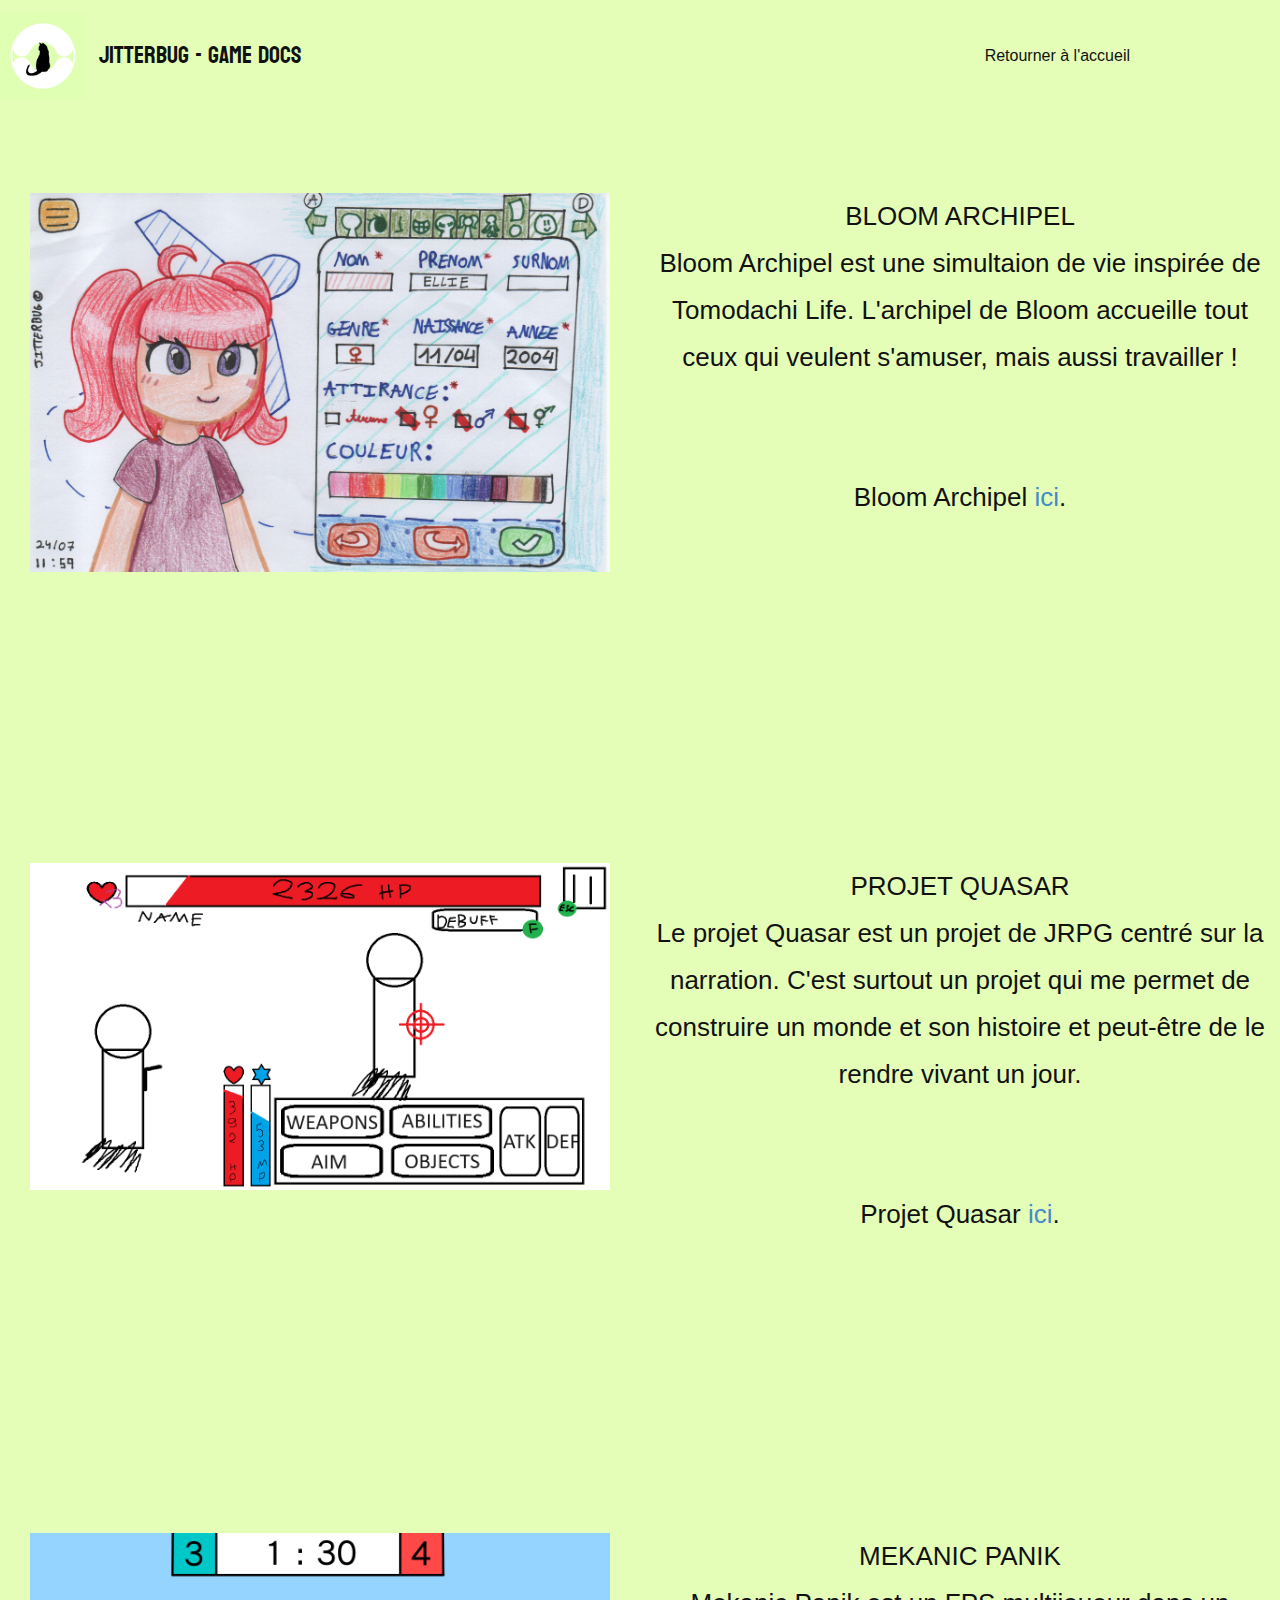
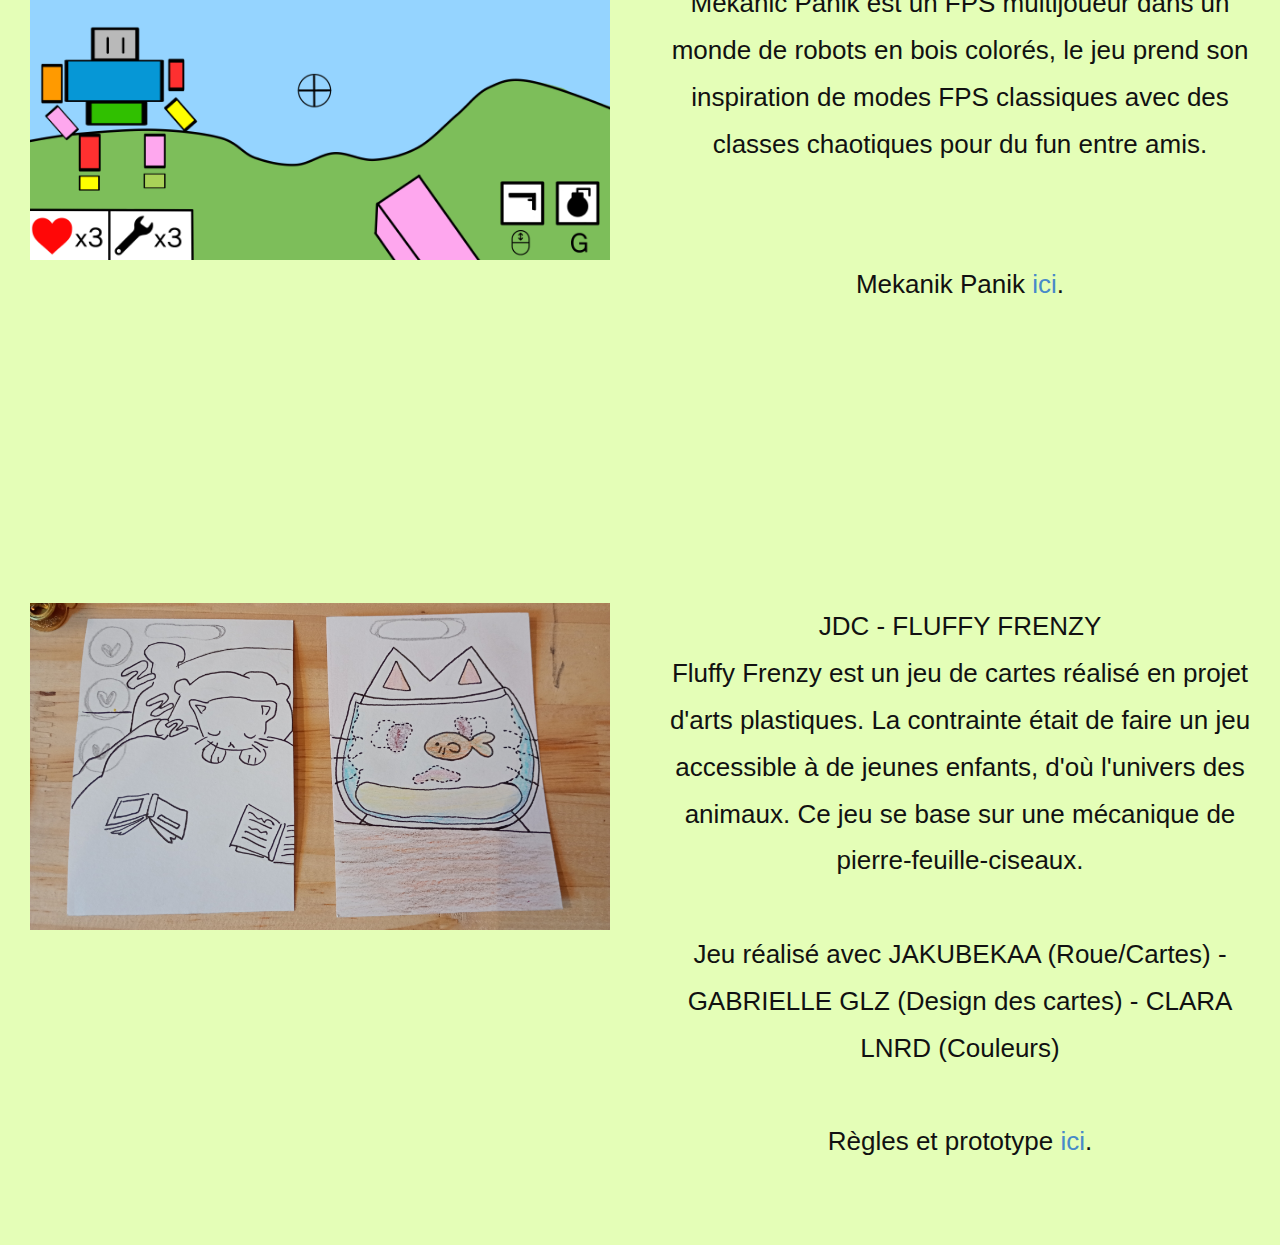
<file: Game Docs.html>
<!DOCTYPE html>
<html style="font-size: 16px;" lang="fr"><head>
    <meta name="viewport" content="width=device-width, initial-scale=1.0">
    <meta charset="utf-8">
    <meta name="keywords" content="When it comes to​ drawing​​​, there&amp;apos;s only one rule, you ever need to teach. It&amp;apos;s to look., DESSIN​, GAME DESIGN​, ECRITURE​, me contacter​, Mes réseaux ​">
    <meta name="description" content="">
    <title>Accueil</title>
    <link rel="stylesheet" href="nicepage.css" media="screen">
<link rel="stylesheet" href="index.css" media="screen">
    <script class="u-script" type="text/javascript" src="jquery.js" defer=""></script>
    <script class="u-script" type="text/javascript" src="nicepage.js" defer=""></script>
    <meta name="generator" content="Nicepage 6.15.2, nicepage.com">
    <meta name="referrer" content="origin">
    <link id="u-theme-google-font" rel="stylesheet" href="https://fonts.googleapis.com/css?family=Roboto:100,100i,300,300i,400,400i,500,500i,700,700i,900,900i|Open+Sans:300,300i,400,400i,500,500i,600,600i,700,700i,800,800i">
    <link id="u-page-google-font" rel="stylesheet" href="https://fonts.googleapis.com/css?family=Open+Sans:300,300i,400,400i,500,500i,600,600i,700,700i,800,800i|Bayon:400">

    <header class="u-clearfix u-custom-color-1 u-header u-header" id="sec-f90f"><div class="u-clearfix u-sheet u-sheet-1">
      <a href="#" class="u-image u-logo u-image-1" data-image-width="500" data-image-height="500">
        <img src="images/JITTERBUGLogoNotext.png" class="u-logo-image u-logo-image-1">
      </a>
      <p class="u-custom-font u-text u-text-default u-text-1">JITTERBUG - Game Docs </p>
      <nav class="u-menu u-menu-one-level u-offcanvas u-menu-1">
        <div class="menu-collapse" style="font-size: 1rem; letter-spacing: 0px;">
          <a class="u-button-style u-custom-left-right-menu-spacing u-custom-padding-bottom u-custom-top-bottom-menu-spacing u-nav-link u-text-active-palette-1-base u-text-hover-palette-2-base" href="#">
            <svg class="u-svg-link" viewBox="0 0 24 24"><use xlink:href="#menu-hamburger"></use></svg>
            <svg class="u-svg-content" version="1.1" id="menu-hamburger" viewBox="0 0 16 16" x="0px" y="0px" xmlns:xlink="http://www.w3.org/1999/xlink" xmlns="http://www.w3.org/2000/svg"><g><rect y="1" width="16" height="2"></rect><rect y="7" width="16" height="2"></rect><rect y="13" width="16" height="2"></rect>
</g></svg>
          </a>
        </div>
        <div class="u-custom-menu u-nav-container">
          <ul class="u-nav u-unstyled u-nav-1"><li class="u-nav-item"><a class="u-button-style u-nav-link u-text-active-palette-1-base u-text-hover-palette-2-base" href="index.html" style="padding: 10px 150px;">Retourner à l'accueil</a>
</li></ul>
        </div>
        <div class="u-custom-menu u-nav-container-collapse">
          <div class="u-black u-container-style u-inner-container-layout u-opacity u-opacity-95 u-sidenav">
            <div class="u-inner-container-layout u-sidenav-overflow">
              <div class="u-menu-close"></div>
              <ul class="u-align-center u-nav u-popupmenu-items u-unstyled u-nav-2"><li class="u-nav-item"><a class="u-button-style u-nav-link" href="index.html">Accueil</a>
</li></ul>
            </div>
          </div>
          <div class="u-black u-menu-overlay u-opacity u-opacity-70"></div>
        </div>
      </nav>
    </div></header>

    <section class="u-clearfix u-custom-color-1 u-section-2" id="carousel_7425">
      <div class="u-clearfix u-sheet u-valign-middle u-sheet-1">
        <div class="data-layout-selected u-clearfix u-expanded-width u-layout-wrap u-layout-wrap-1">
          <div class="u-layout">
            <div class="u-layout-row">
              <div class="u-size-30 u-size-60-md">
                <div class="u-layout-col">
                  <div class="u-container-style u-layout-cell u-left-cell u-size-60 u-layout-cell-1">
                    <div class="u-container-layout u-valign-bottom-md u-valign-bottom-sm u-valign-bottom-xs u-container-layout-1">
                      <img class="u-expanded-width u-image u-image-default u-preserve-proportions u-image-1" src="images/perso.jpeg" alt="" data-image-width="500" data-image-height="500">
                    </div>
                  </div>
                </div>
              </div>
              <div class="u-size-30 u-size-60-md">
                <div class="u-layout-col">
                  <div class="u-size-60">
                    <div class="u-layout-row">
                      <div class="u-align-center u-container-style u-layout-cell u-right-cell u-size-60 u-layout-cell-2">
                        <div class="u-container-layout u-container-layout-2">
                          <p class="u-text u-text-default u-text-1">BLOOM ARCHIPEL
                          <br>Bloom Archipel est une simultaion de vie inspirée de Tomodachi Life. L'archipel de Bloom accueille tout ceux qui veulent s'amuser, mais aussi travailler !<br>
                              <br>
                            <br>Bloom Archipel <a href="PDF/b9cc74f3-2ae5-4199-9232-ccb0a71e3751_Bloom_Archipel_-_Game_Document.pdf" class="u-active-none u-border-none u-btn u-button-link u-button-style u-hover-none u-none u-text-palette-1-base u-btn-1">ici</a>.
                          </p>
                        </div>
                      </div>
                    </div>
                  </div>
                </div>
              </div>
            </div>
          </div>
        </div>
      </div>
    </section>

    <section class="u-clearfix u-custom-color-1 u-section-2" id="carousel_7425">
      <div class="u-clearfix u-sheet u-valign-middle u-sheet-1">
        <div class="data-layout-selected u-clearfix u-expanded-width u-layout-wrap u-layout-wrap-1">
          <div class="u-layout">
            <div class="u-layout-row">
              <div class="u-size-30 u-size-60-md">
                <div class="u-layout-col">
                  <div class="u-container-style u-layout-cell u-left-cell u-size-60 u-layout-cell-1">
                    <div class="u-container-layout u-valign-bottom-md u-valign-bottom-sm u-valign-bottom-xs u-container-layout-1">
                      <img class="u-expanded-width u-image u-image-default u-preserve-proportions u-image-1" src="images/!combat.png" alt="" data-image-width="500" data-image-height="500">
                    </div>
                  </div>
                </div>
              </div>
              <div class="u-size-30 u-size-60-md">
                <div class="u-layout-col">
                  <div class="u-size-60">
                    <div class="u-layout-row">
                      <div class="u-align-center u-container-style u-layout-cell u-right-cell u-size-60 u-layout-cell-2">
                        <div class="u-container-layout u-container-layout-2">
                          <p class="u-text u-text-default u-text-1">PROJET QUASAR
                          <br>Le projet Quasar est un projet de JRPG centré sur la narration. C'est surtout un projet qui me permet de construire un monde et son histoire et peut-être de le rendre vivant un jour. <br>
                              <br>
                            <br>Projet Quasar <a href="PDF/Quasar Game Doc.pdf" class="u-active-none u-border-none u-btn u-button-link u-button-style u-hover-none u-none u-text-palette-1-base u-btn-1">ici</a>.
                          </p>
                        </div>
                      </div>
                    </div>
                  </div>
                </div>
              </div>
            </div>
          </div>
        </div>
      </div>
    </section>


    <section class="u-clearfix u-custom-color-1 u-section-2" id="carousel_7425">
      <div class="u-clearfix u-sheet u-valign-middle u-sheet-1">
        <div class="data-layout-selected u-clearfix u-expanded-width u-layout-wrap u-layout-wrap-1">
          <div class="u-layout">
            <div class="u-layout-row">
              <div class="u-size-30 u-size-60-md">
                <div class="u-layout-col">
                  <div class="u-container-style u-layout-cell u-left-cell u-size-60 u-layout-cell-1">
                    <div class="u-container-layout u-valign-bottom-md u-valign-bottom-sm u-valign-bottom-xs u-container-layout-1">
                      <img class="u-expanded-width u-image u-image-default u-preserve-proportions u-image-1" src="images/jeu des robots.jpg" alt="" data-image-width="500" data-image-height="500">
                    </div>
                  </div>
                </div>
              </div>
              <div class="u-size-30 u-size-60-md">
                <div class="u-layout-col">
                  <div class="u-size-60">
                    <div class="u-layout-row">
                      <div class="u-align-center u-container-style u-layout-cell u-right-cell u-size-60 u-layout-cell-2">
                        <div class="u-container-layout u-container-layout-2">
                          <p class="u-text u-text-default u-text-1">MEKANIC PANIK
                          <br>Mekanic Panik est un FPS multijoueur dans un monde de robots en bois colorés, le jeu prend son inspiration de modes FPS classiques avec des classes chaotiques pour du fun entre amis.<br>
                              <br>
                            <br>Mekanik Panik <a href="PDF/Game Document MekanicPanik.pdf" class="u-active-none u-border-none u-btn u-button-link u-button-style u-hover-none u-none u-text-palette-1-base u-btn-1">ici</a>.
                          </p>
                        </div>
                      </div>
                    </div>
                  </div>
                </div>
              </div>
            </div>
          </div>
        </div>
      </div>
    </section>

    <section class="u-clearfix u-custom-color-1 u-section-2" id="carousel_7425">
      <div class="u-clearfix u-sheet u-valign-middle u-sheet-1">
        <div class="data-layout-selected u-clearfix u-expanded-width u-layout-wrap u-layout-wrap-1">
          <div class="u-layout">
            <div class="u-layout-row">
              <div class="u-size-30 u-size-60-md">
                <div class="u-layout-col">
                  <div class="u-container-style u-layout-cell u-left-cell u-size-60 u-layout-cell-1">
                    <div class="u-container-layout u-valign-bottom-md u-valign-bottom-sm u-valign-bottom-xs u-container-layout-1">
                      <img class="u-expanded-width u-image u-image-default u-preserve-proportions u-image-1" src="images/Cartes chats.jpg" alt="" data-image-width="500" data-image-height="500">
                    </div>
                  </div>
                </div>
              </div>
              <div class="u-size-30 u-size-60-md">
                <div class="u-layout-col">
                  <div class="u-size-60">
                    <div class="u-layout-row">
                      <div class="u-align-center u-container-style u-layout-cell u-right-cell u-size-60 u-layout-cell-2">
                        <div class="u-container-layout u-container-layout-2">
                          <p class="u-text u-text-default u-text-1">JDC - FLUFFY FRENZY
                          <br>Fluffy Frenzy est un jeu de cartes réalisé en projet d'arts plastiques. La contrainte était de faire un jeu accessible à de jeunes enfants, d'où l'univers des animaux. Ce jeu se base sur une mécanique de pierre-feuille-ciseaux.<br>
                              <br> Jeu réalisé avec JAKUBEKAA (Roue/Cartes) - GABRIELLE GLZ (Design des cartes) - CLARA LNRD (Couleurs)<br>
                            <br>Règles et prototype <a href="PDF/FF règles + cartes.pdf" class="u-active-none u-border-none u-btn u-button-link u-button-style u-hover-none u-none u-text-palette-1-base u-btn-1">ici</a>.
                          </p>
                        </div>
                      </div>
                    </div>
                  </div>
                </div>
              </div>
            </div>
          </div>
        </div>
      </div>
    </section>
</file>
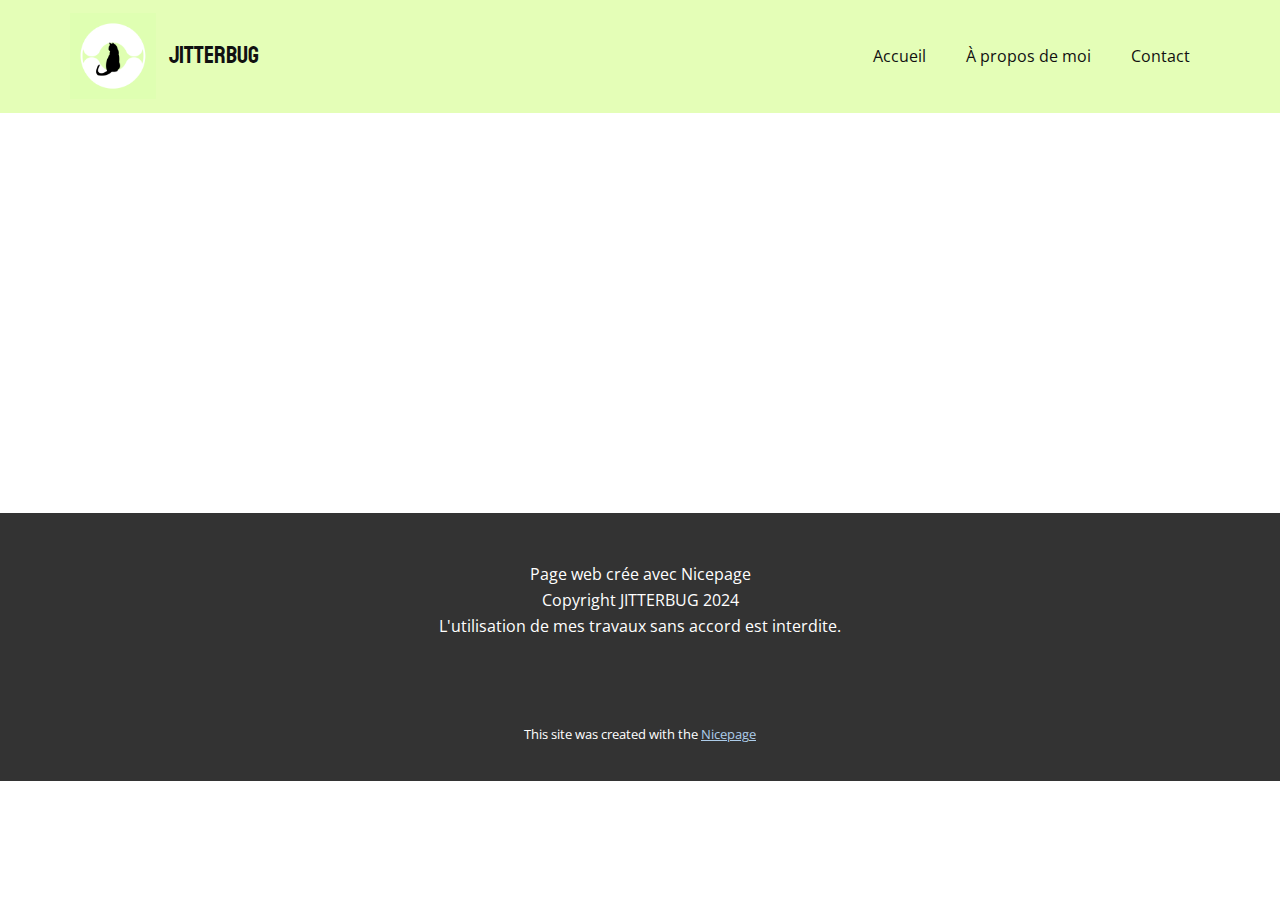
<file: À-propos-de.html>
<!DOCTYPE html>
<html style="font-size: 16px;" lang="fr"><head>
    <meta name="viewport" content="width=device-width, initial-scale=1.0">
    <meta charset="utf-8">
    <meta name="keywords" content="">
    <meta name="description" content="">
    <title>À propos de</title>
    <link rel="stylesheet" href="nicepage.css" media="screen">
<link rel="stylesheet" href="À-propos-de.css" media="screen">
    <script class="u-script" type="text/javascript" src="jquery.js" defer=""></script>
    <script class="u-script" type="text/javascript" src="nicepage.js" defer=""></script>
    <meta name="generator" content="Nicepage 6.15.2, nicepage.com">
    <link id="u-theme-google-font" rel="stylesheet" href="https://fonts.googleapis.com/css?family=Roboto:100,100i,300,300i,400,400i,500,500i,700,700i,900,900i|Open+Sans:300,300i,400,400i,500,500i,600,600i,700,700i,800,800i">
    <link id="u-page-google-font" rel="stylesheet" href="https://fonts.googleapis.com/css?family=Bayon:400">
    
    
    
    <script type="application/ld+json">{
		"@context": "http://schema.org",
		"@type": "Organization",
		"name": "",
		"logo": "images/JITTERBUGLogoNotext.png"
}</script>
    <meta name="theme-color" content="#478ac9">
    <meta property="og:title" content="À propos de">
    <meta property="og:type" content="website">
  <meta data-intl-tel-input-cdn-path="intlTelInput/"></head>
  <body data-path-to-root="./" data-include-products="false" class="u-body u-xl-mode" data-lang="fr"><header class="u-clearfix u-custom-color-1 u-header u-header" id="sec-f90f"><div class="u-clearfix u-sheet u-sheet-1">
        <a href="#" class="u-image u-logo u-image-1" data-image-width="500" data-image-height="500">
          <img src="images/JITTERBUGLogoNotext.png" class="u-logo-image u-logo-image-1">
        </a>
        <p class="u-custom-font u-text u-text-default u-text-1">JITTERBUG </p>
        <nav class="u-menu u-menu-one-level u-offcanvas u-menu-1">
          <div class="menu-collapse" style="font-size: 1rem; letter-spacing: 0px;">
            <a class="u-button-style u-custom-left-right-menu-spacing u-custom-padding-bottom u-custom-top-bottom-menu-spacing u-nav-link u-text-active-palette-1-base u-text-hover-palette-2-base" href="#">
              <svg class="u-svg-link" viewBox="0 0 24 24"><use xlink:href="#menu-hamburger"></use></svg>
              <svg class="u-svg-content" version="1.1" id="menu-hamburger" viewBox="0 0 16 16" x="0px" y="0px" xmlns:xlink="http://www.w3.org/1999/xlink" xmlns="http://www.w3.org/2000/svg"><g><rect y="1" width="16" height="2"></rect><rect y="7" width="16" height="2"></rect><rect y="13" width="16" height="2"></rect>
</g></svg>
            </a>
          </div>
          <div class="u-custom-menu u-nav-container">
            <ul class="u-nav u-unstyled u-nav-1"><li class="u-nav-item"><a class="u-button-style u-nav-link u-text-active-palette-1-base u-text-hover-palette-2-base" href="./#carousel_bfe5" style="padding: 10px 20px;">Accueil</a>
</li><li class="u-nav-item"><a class="u-button-style u-nav-link u-text-active-palette-1-base u-text-hover-palette-2-base" href="./#carousel_7425" style="padding: 10px 20px;">À propos de moi</a>
</li><li class="u-nav-item"><a class="u-button-style u-nav-link u-text-active-palette-1-base u-text-hover-palette-2-base" href="./#carousel_26aa" style="padding: 10px 20px;">Contact</a>
</li></ul>
          </div>
          <div class="u-custom-menu u-nav-container-collapse">
            <div class="u-black u-container-style u-inner-container-layout u-opacity u-opacity-95 u-sidenav">
              <div class="u-inner-container-layout u-sidenav-overflow">
                <div class="u-menu-close"></div>
                <ul class="u-align-center u-nav u-popupmenu-items u-unstyled u-nav-2"><li class="u-nav-item"><a class="u-button-style u-nav-link" href="./#carousel_bfe5">Accueil</a>
</li><li class="u-nav-item"><a class="u-button-style u-nav-link" href="./#carousel_7425">À propos de moi</a>
</li><li class="u-nav-item"><a class="u-button-style u-nav-link" href="./#carousel_26aa">Contact</a>
</li></ul>
              </div>
            </div>
            <div class="u-black u-menu-overlay u-opacity u-opacity-70"></div>
          </div>
        </nav>
      </div></header>
    <section class="u-clearfix u-section-1" id="sec-9a7f">
      <div class="u-clearfix u-sheet u-sheet-1"></div>
    </section>
    
    
    
    <footer class="u-align-center u-clearfix u-footer u-grey-80 u-footer" id="sec-efe1"><div class="u-clearfix u-sheet u-valign-middle u-sheet-1">
        <p class="u-small-text u-text u-text-variant u-text-1">Page web crée avec Nicepage<br>Copyright JITTERBUG 2024<br>L'utilisation de mes travaux​ sans accord est interdite.
        </p>
      </div></footer>
    <section class="u-backlink u-clearfix u-grey-80">
      <p class="u-text">
        <span>This site was created with the </span>
        <a class="u-link" href="https://nicepage.com/" target="_blank" rel="nofollow">
          <span>Nicepage</span>
        </a>
      </p>
    </section>
  
</body></html>
</file>
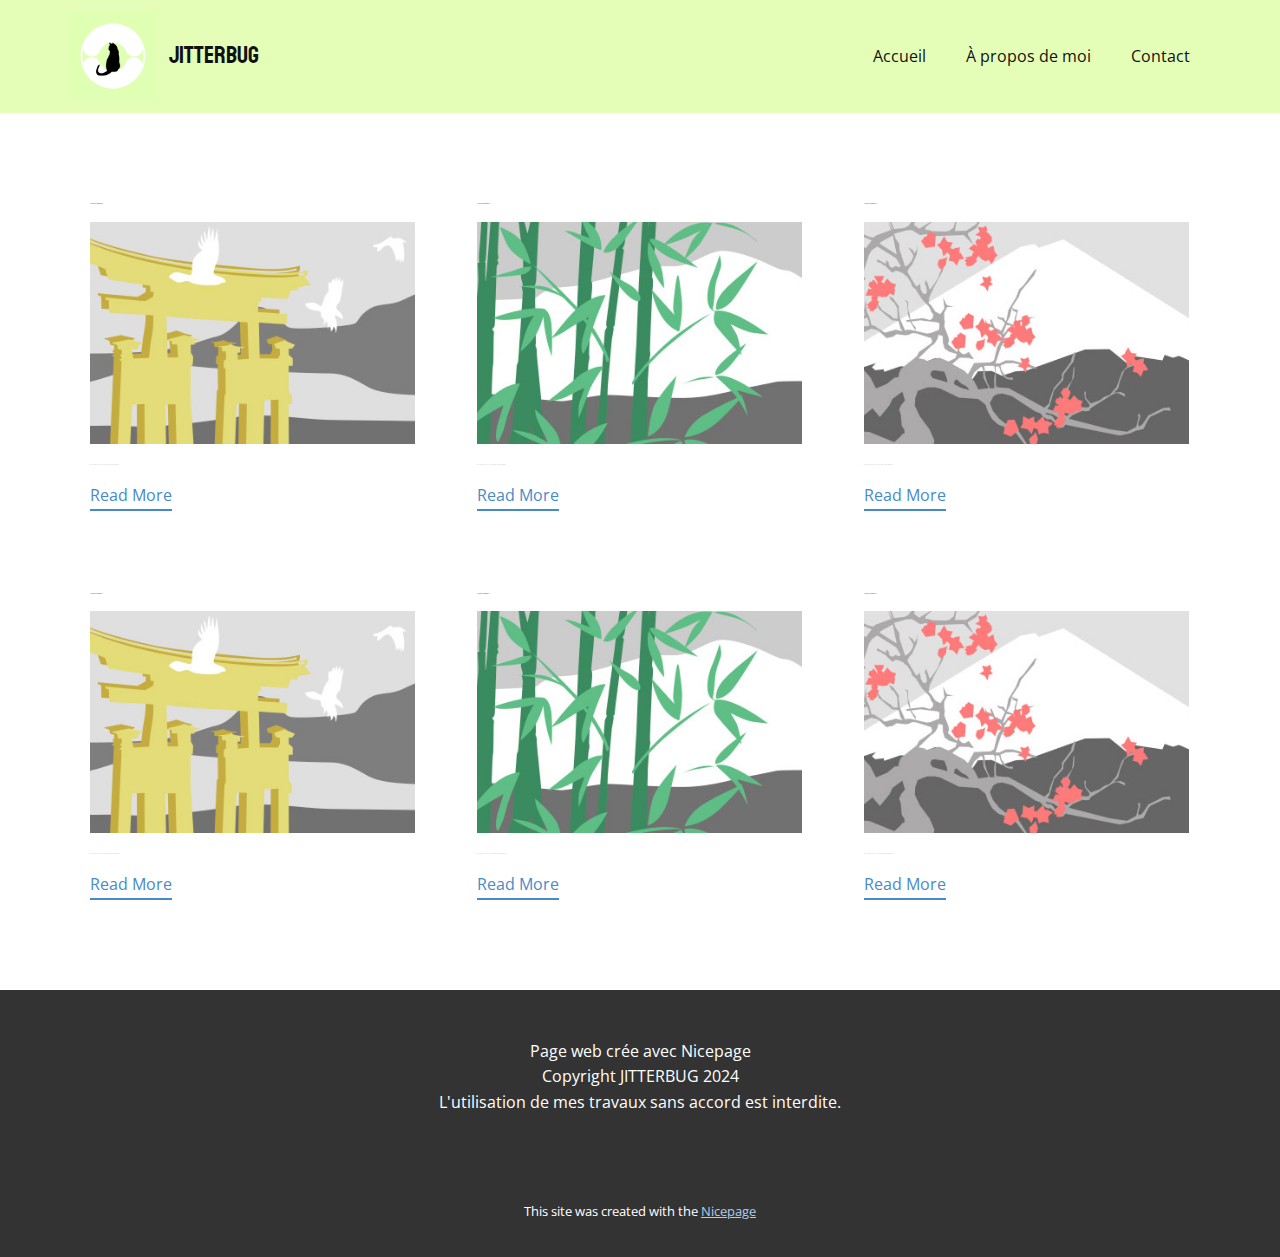
<file: blog/blog.html>
<!DOCTYPE html>
<html style="font-size: 16px;" lang="fr"><head>
    <meta name="viewport" content="width=device-width, initial-scale=1.0">
    <meta charset="utf-8">
    <meta name="keywords" content="">
    <meta name="description" content="">
    <title>Blog</title>
    <link rel="stylesheet" href="../nicepage.css" media="screen">
<link rel="stylesheet" href="../Blog-Template.css" media="screen">
    <script class="u-script" type="text/javascript" src="../jquery.js" defer=""></script>
    <script class="u-script" type="text/javascript" src="../nicepage.js" defer=""></script>
    <meta name="generator" content="Nicepage 6.15.2, nicepage.com">
    <link id="u-theme-google-font" rel="stylesheet" href="https://fonts.googleapis.com/css?family=Roboto:100,100i,300,300i,400,400i,500,500i,700,700i,900,900i|Open+Sans:300,300i,400,400i,500,500i,600,600i,700,700i,800,800i">
    <link id="u-page-google-font" rel="stylesheet" href="https://fonts.googleapis.com/css?family=Bayon:400">
    
    
    
    <script type="application/ld+json">{
		"@context": "http://schema.org",
		"@type": "Organization",
		"name": "",
		"logo": "images/JITTERBUGLogoNotext.png"
}</script>
    <meta name="theme-color" content="#478ac9">
  <meta data-intl-tel-input-cdn-path="intlTelInput/"></head>
  <body data-path-to-root="./" data-include-products="false" class="u-body u-xl-mode" data-lang="fr"><header class="u-clearfix u-custom-color-1 u-header u-header" id="sec-f90f"><div class="u-clearfix u-sheet u-sheet-1">
        <a href="#" class="u-image u-logo u-image-1" data-image-width="500" data-image-height="500">
          <img src="../images/JITTERBUGLogoNotext.png" class="u-logo-image u-logo-image-1">
        </a>
        <p class="u-custom-font u-text u-text-default u-text-1">JITTERBUG </p>
        <nav class="u-menu u-menu-one-level u-offcanvas u-menu-1">
          <div class="menu-collapse" style="font-size: 1rem; letter-spacing: 0px;">
            <a class="u-button-style u-custom-left-right-menu-spacing u-custom-padding-bottom u-custom-top-bottom-menu-spacing u-nav-link u-text-active-palette-1-base u-text-hover-palette-2-base" href="#">
              <svg class="u-svg-link" viewBox="0 0 24 24"><use xlink:href="#menu-hamburger"></use></svg>
              <svg class="u-svg-content" version="1.1" id="menu-hamburger" viewBox="0 0 16 16" x="0px" y="0px" xmlns:xlink="http://www.w3.org/1999/xlink" xmlns="http://www.w3.org/2000/svg"><g><rect y="1" width="16" height="2"></rect><rect y="7" width="16" height="2"></rect><rect y="13" width="16" height="2"></rect>
</g></svg>
            </a>
          </div>
          <div class="u-custom-menu u-nav-container">
            <ul class="u-nav u-unstyled u-nav-1"><li class="u-nav-item"><a class="u-button-style u-nav-link u-text-active-palette-1-base u-text-hover-palette-2-base" href="../#carousel_bfe5" style="padding: 10px 20px;">Accueil</a>
</li><li class="u-nav-item"><a class="u-button-style u-nav-link u-text-active-palette-1-base u-text-hover-palette-2-base" href="../#carousel_7425" style="padding: 10px 20px;">À propos de moi</a>
</li><li class="u-nav-item"><a class="u-button-style u-nav-link u-text-active-palette-1-base u-text-hover-palette-2-base" href="../#carousel_26aa" style="padding: 10px 20px;">Contact</a>
</li></ul>
          </div>
          <div class="u-custom-menu u-nav-container-collapse">
            <div class="u-black u-container-style u-inner-container-layout u-opacity u-opacity-95 u-sidenav">
              <div class="u-inner-container-layout u-sidenav-overflow">
                <div class="u-menu-close"></div>
                <ul class="u-align-center u-nav u-popupmenu-items u-unstyled u-nav-2"><li class="u-nav-item"><a class="u-button-style u-nav-link" href="../#carousel_bfe5">Accueil</a>
</li><li class="u-nav-item"><a class="u-button-style u-nav-link" href="../#carousel_7425">À propos de moi</a>
</li><li class="u-nav-item"><a class="u-button-style u-nav-link" href="../#carousel_26aa">Contact</a>
</li></ul>
              </div>
            </div>
            <div class="u-black u-menu-overlay u-opacity u-opacity-70"></div>
          </div>
        </nav>
      </div></header>
    <section class="u-clearfix u-section-1" id="sec-c78e">
      <div class="u-clearfix u-sheet u-valign-middle u-sheet-1"><!--blog--><!--blog_options_json--><!--{"type":"Recent","source":"","tags":"","count":""}--><!--/blog_options_json-->
        <div class="u-blog u-expanded-width u-repeater u-repeater-1"><!--blog_post-->
          <div class="u-blog-post u-container-style u-repeater-item u-white u-repeater-item-1">
            <div class="u-container-layout u-similar-container u-valign-top u-container-layout-1"><!--blog_post_header-->
              <h4 class="u-blog-control u-text u-text-1">
                <a class="u-post-header-link" href="../blog/publication-5.html">Titre de publication 6</a>
              </h4><!--/blog_post_header--><!--blog_post_image-->
              <a class="u-post-header-link" href="../blog/publication-5.html"><img alt="" class="u-blog-control u-expanded-width u-image u-image-default u-image-1" src="../images/8ad73f3c.jpeg"></a><!--/blog_post_image--><!--blog_post_content-->
              <div class="u-blog-control u-post-content u-text u-text-2 fr-view">Exemple de texte court. Lorem ipsum dolor sit amet.</div><!--/blog_post_content--><!--blog_post_readmore-->
              <a href="../blog/publication-5.html" class="u-blog-control u-border-2 u-border-palette-1-base u-btn u-btn-rectangle u-button-style u-none u-btn-1"><!--blog_post_readmore_content--><!--options_json--><!--{"content":"Read More","defaultValue":"Lire la suite"}--><!--/options_json-->Read More<!--/blog_post_readmore_content--></a><!--/blog_post_readmore-->
            </div>
          </div><div class="u-blog-post u-container-style u-repeater-item u-video-cover u-white">
            <div class="u-container-layout u-similar-container u-valign-top u-container-layout-2"><!--blog_post_header-->
              <h4 class="u-blog-control u-text u-text-3">
                <a class="u-post-header-link" href="../blog/publication-4.html">Titre de publication 5</a>
              </h4><!--/blog_post_header--><!--blog_post_image-->
              <a class="u-post-header-link" href="../blog/publication-4.html"><img alt="" class="u-blog-control u-expanded-width u-image u-image-default u-image-2" src="../images/68f64b9d.jpeg"></a><!--/blog_post_image--><!--blog_post_content-->
              <div class="u-blog-control u-post-content u-text u-text-4 fr-view">Exemple de texte court. Lorem ipsum dolor sit amet.</div><!--/blog_post_content--><!--blog_post_readmore-->
              <a href="../blog/publication-4.html" class="u-blog-control u-border-2 u-border-palette-1-base u-btn u-btn-rectangle u-button-style u-none u-btn-2"><!--blog_post_readmore_content--><!--options_json--><!--{"content":"Read More","defaultValue":"Lire la suite"}--><!--/options_json-->Read More<!--/blog_post_readmore_content--></a><!--/blog_post_readmore-->
            </div>
          </div><div class="u-blog-post u-container-style u-repeater-item u-video-cover u-white">
            <div class="u-container-layout u-similar-container u-valign-top u-container-layout-3"><!--blog_post_header-->
              <h4 class="u-blog-control u-text u-text-5">
                <a class="u-post-header-link" href="../blog/publication-3.html">Titre de publication 4</a>
              </h4><!--/blog_post_header--><!--blog_post_image-->
              <a class="u-post-header-link" href="../blog/publication-3.html"><img alt="" class="u-blog-control u-expanded-width u-image u-image-default u-image-3" src="../images/0fd3416c.jpeg"></a><!--/blog_post_image--><!--blog_post_content-->
              <div class="u-blog-control u-post-content u-text u-text-6 fr-view">Exemple de texte court. Lorem ipsum dolor sit amet.</div><!--/blog_post_content--><!--blog_post_readmore-->
              <a href="../blog/publication-3.html" class="u-blog-control u-border-2 u-border-palette-1-base u-btn u-btn-rectangle u-button-style u-none u-btn-3"><!--blog_post_readmore_content--><!--options_json--><!--{"content":"Read More","defaultValue":"Lire la suite"}--><!--/options_json-->Read More<!--/blog_post_readmore_content--></a><!--/blog_post_readmore-->
            </div>
          </div><div class="u-blog-post u-container-style u-repeater-item u-white u-repeater-item-1">
            <div class="u-container-layout u-similar-container u-valign-top u-container-layout-1"><!--blog_post_header-->
              <h4 class="u-blog-control u-text u-text-1">
                <a class="u-post-header-link" href="../blog/publication-2.html">Titre de publication 3</a>
              </h4><!--/blog_post_header--><!--blog_post_image-->
              <a class="u-post-header-link" href="../blog/publication-2.html"><img alt="" class="u-blog-control u-expanded-width u-image u-image-default u-image-1" src="../images/8ad73f3c.jpeg"></a><!--/blog_post_image--><!--blog_post_content-->
              <div class="u-blog-control u-post-content u-text u-text-2 fr-view">Exemple de texte court. Lorem ipsum dolor sit amet.</div><!--/blog_post_content--><!--blog_post_readmore-->
              <a href="../blog/publication-2.html" class="u-blog-control u-border-2 u-border-palette-1-base u-btn u-btn-rectangle u-button-style u-none u-btn-1"><!--blog_post_readmore_content--><!--options_json--><!--{"content":"Read More","defaultValue":"Lire la suite"}--><!--/options_json-->Read More<!--/blog_post_readmore_content--></a><!--/blog_post_readmore-->
            </div>
          </div><div class="u-blog-post u-container-style u-repeater-item u-video-cover u-white">
            <div class="u-container-layout u-similar-container u-valign-top u-container-layout-2"><!--blog_post_header-->
              <h4 class="u-blog-control u-text u-text-3">
                <a class="u-post-header-link" href="../blog/publication-1.html">Titre de publication 2</a>
              </h4><!--/blog_post_header--><!--blog_post_image-->
              <a class="u-post-header-link" href="../blog/publication-1.html"><img alt="" class="u-blog-control u-expanded-width u-image u-image-default u-image-2" src="../images/68f64b9d.jpeg"></a><!--/blog_post_image--><!--blog_post_content-->
              <div class="u-blog-control u-post-content u-text u-text-4 fr-view">Exemple de texte court. Lorem ipsum dolor sit amet.</div><!--/blog_post_content--><!--blog_post_readmore-->
              <a href="../blog/publication-1.html" class="u-blog-control u-border-2 u-border-palette-1-base u-btn u-btn-rectangle u-button-style u-none u-btn-2"><!--blog_post_readmore_content--><!--options_json--><!--{"content":"Read More","defaultValue":"Lire la suite"}--><!--/options_json-->Read More<!--/blog_post_readmore_content--></a><!--/blog_post_readmore-->
            </div>
          </div><div class="u-blog-post u-container-style u-repeater-item u-video-cover u-white">
            <div class="u-container-layout u-similar-container u-valign-top u-container-layout-3"><!--blog_post_header-->
              <h4 class="u-blog-control u-text u-text-5">
                <a class="u-post-header-link" href="../blog/publication.html">Titre de publication 1</a>
              </h4><!--/blog_post_header--><!--blog_post_image-->
              <a class="u-post-header-link" href="../blog/publication.html"><img alt="" class="u-blog-control u-expanded-width u-image u-image-default u-image-3" src="../images/0fd3416c.jpeg"></a><!--/blog_post_image--><!--blog_post_content-->
              <div class="u-blog-control u-post-content u-text u-text-6 fr-view">Exemple de texte court. Lorem ipsum dolor sit amet.</div><!--/blog_post_content--><!--blog_post_readmore-->
              <a href="../blog/publication.html" class="u-blog-control u-border-2 u-border-palette-1-base u-btn u-btn-rectangle u-button-style u-none u-btn-3"><!--blog_post_readmore_content--><!--options_json--><!--{"content":"Read More","defaultValue":"Lire la suite"}--><!--/options_json-->Read More<!--/blog_post_readmore_content--></a><!--/blog_post_readmore-->
            </div>
          </div><!--/blog_post--><!--blog_post-->
          <!--/blog_post--><!--blog_post-->
          <!--/blog_post-->
        </div><!--/blog-->
      </div>
    </section>
    
    
    
    <footer class="u-align-center u-clearfix u-footer u-grey-80 u-footer" id="sec-efe1"><div class="u-clearfix u-sheet u-valign-middle u-sheet-1">
        <p class="u-small-text u-text u-text-variant u-text-1">Page web crée avec Nicepage<br>Copyright JITTERBUG 2024<br>L'utilisation de mes travaux​ sans accord est interdite.
        </p>
      </div></footer>
    <section class="u-backlink u-clearfix u-grey-80">
      <p class="u-text">
        <span>This site was created with the </span>
        <a class="u-link" href="https://nicepage.com/" target="_blank" rel="nofollow">
          <span>Nicepage</span>
        </a>
      </p>
    </section>
  
</body></html>
</file>
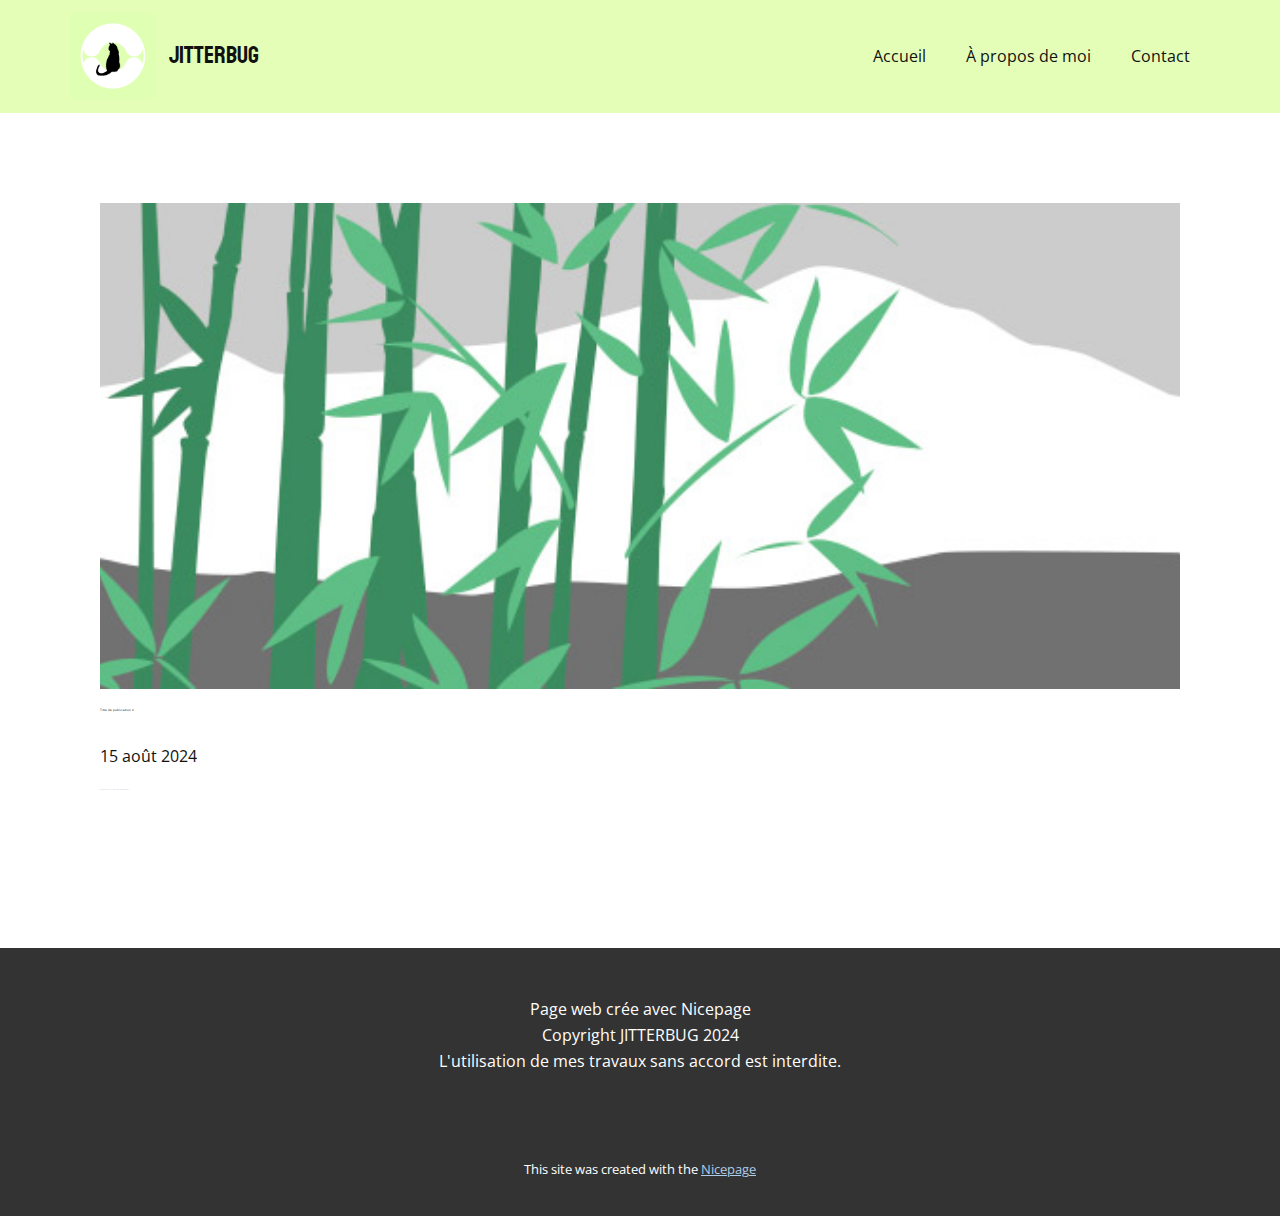
<file: blog/publication-1.html>
<!DOCTYPE html>
<html style="font-size: 16px;" lang="fr"><head>
    <meta name="viewport" content="width=device-width, initial-scale=1.0">
    <meta charset="utf-8">
    <meta name="keywords" content="Titre de publication 1">
    <meta name="description" content="">
    <title>Titre de publication 2</title>
    <link rel="stylesheet" href="../nicepage.css" media="screen">
<link rel="stylesheet" href="../Post-Template.css" media="screen">
    <script class="u-script" type="text/javascript" src="../jquery.js" defer=""></script>
    <script class="u-script" type="text/javascript" src="../nicepage.js" defer=""></script>
    <meta name="generator" content="Nicepage 6.15.2, nicepage.com">
    <link id="u-theme-google-font" rel="stylesheet" href="https://fonts.googleapis.com/css?family=Roboto:100,100i,300,300i,400,400i,500,500i,700,700i,900,900i|Open+Sans:300,300i,400,400i,500,500i,600,600i,700,700i,800,800i">
    <link id="u-page-google-font" rel="stylesheet" href="https://fonts.googleapis.com/css?family=Bayon:400">
    
    
    
    <script type="application/ld+json">{
		"@context": "http://schema.org",
		"@type": "Organization",
		"name": "",
		"logo": "images/JITTERBUGLogoNotext.png"
}</script>
    <meta name="theme-color" content="#478ac9">
  <meta data-intl-tel-input-cdn-path="intlTelInput/"></head>
  <body data-path-to-root="./" data-include-products="false" class="u-body u-xl-mode" data-lang="fr"><header class="u-clearfix u-custom-color-1 u-header u-header" id="sec-f90f"><div class="u-clearfix u-sheet u-sheet-1">
        <a href="#" class="u-image u-logo u-image-1" data-image-width="500" data-image-height="500">
          <img src="../images/JITTERBUGLogoNotext.png" class="u-logo-image u-logo-image-1">
        </a>
        <p class="u-custom-font u-text u-text-default u-text-1">JITTERBUG </p>
        <nav class="u-menu u-menu-one-level u-offcanvas u-menu-1">
          <div class="menu-collapse" style="font-size: 1rem; letter-spacing: 0px;">
            <a class="u-button-style u-custom-left-right-menu-spacing u-custom-padding-bottom u-custom-top-bottom-menu-spacing u-nav-link u-text-active-palette-1-base u-text-hover-palette-2-base" href="#">
              <svg class="u-svg-link" viewBox="0 0 24 24"><use xlink:href="#menu-hamburger"></use></svg>
              <svg class="u-svg-content" version="1.1" id="menu-hamburger" viewBox="0 0 16 16" x="0px" y="0px" xmlns:xlink="http://www.w3.org/1999/xlink" xmlns="http://www.w3.org/2000/svg"><g><rect y="1" width="16" height="2"></rect><rect y="7" width="16" height="2"></rect><rect y="13" width="16" height="2"></rect>
</g></svg>
            </a>
          </div>
          <div class="u-custom-menu u-nav-container">
            <ul class="u-nav u-unstyled u-nav-1"><li class="u-nav-item"><a class="u-button-style u-nav-link u-text-active-palette-1-base u-text-hover-palette-2-base" href="../#carousel_bfe5" style="padding: 10px 20px;">Accueil</a>
</li><li class="u-nav-item"><a class="u-button-style u-nav-link u-text-active-palette-1-base u-text-hover-palette-2-base" href="../#carousel_7425" style="padding: 10px 20px;">À propos de moi</a>
</li><li class="u-nav-item"><a class="u-button-style u-nav-link u-text-active-palette-1-base u-text-hover-palette-2-base" href="../#carousel_26aa" style="padding: 10px 20px;">Contact</a>
</li></ul>
          </div>
          <div class="u-custom-menu u-nav-container-collapse">
            <div class="u-black u-container-style u-inner-container-layout u-opacity u-opacity-95 u-sidenav">
              <div class="u-inner-container-layout u-sidenav-overflow">
                <div class="u-menu-close"></div>
                <ul class="u-align-center u-nav u-popupmenu-items u-unstyled u-nav-2"><li class="u-nav-item"><a class="u-button-style u-nav-link" href="../#carousel_bfe5">Accueil</a>
</li><li class="u-nav-item"><a class="u-button-style u-nav-link" href="../#carousel_7425">À propos de moi</a>
</li><li class="u-nav-item"><a class="u-button-style u-nav-link" href="../#carousel_26aa">Contact</a>
</li></ul>
              </div>
            </div>
            <div class="u-black u-menu-overlay u-opacity u-opacity-70"></div>
          </div>
        </nav>
      </div></header>
    <section class="u-align-center u-clearfix u-section-1" id="sec-814e">
      <div class="u-clearfix u-sheet u-valign-middle-md u-valign-middle-sm u-valign-middle-xs u-sheet-1"><!--post_details--><!--post_details_options_json--><!--{"source":""}--><!--/post_details_options_json--><!--blog_post-->
        <div class="u-container-style u-expanded-width u-post-details u-post-details-1">
          <div class="u-container-layout u-valign-middle u-container-layout-1"><!--blog_post_image-->
            <img alt="" class="u-blog-control u-expanded-width u-image u-image-default u-image-1" src="../images/68f64b9d.jpeg"><!--/blog_post_image--><!--blog_post_header-->
            <h2 class="u-blog-control u-text u-text-1">Titre de publication 2</h2><!--/blog_post_header--><!--blog_post_metadata-->
            <div class="u-blog-control u-metadata u-metadata-1"><!--blog_post_metadata_date-->
              <span class="u-meta-date u-meta-icon">15 août 2024</span><!--/blog_post_metadata_date--><!--blog_post_metadata_category-->
              <!--/blog_post_metadata_category--><!--blog_post_metadata_comments-->
              <!--/blog_post_metadata_comments-->
            </div><!--/blog_post_metadata--><!--blog_post_content-->
            <div class="u-align-justify u-blog-control u-post-content u-text u-text-2 fr-view">
  Exemple de texte court. Lorem ipsum dolor sit amet.
  </div><!--/blog_post_content-->
          </div>
        </div><!--/blog_post--><!--/post_details-->
      </div>
    </section>
    
    
    
    <footer class="u-align-center u-clearfix u-footer u-grey-80 u-footer" id="sec-efe1"><div class="u-clearfix u-sheet u-valign-middle u-sheet-1">
        <p class="u-small-text u-text u-text-variant u-text-1">Page web crée avec Nicepage<br>Copyright JITTERBUG 2024<br>L'utilisation de mes travaux​ sans accord est interdite.
        </p>
      </div></footer>
    <section class="u-backlink u-clearfix u-grey-80">
      <p class="u-text">
        <span>This site was created with the </span>
        <a class="u-link" href="https://nicepage.com/" target="_blank" rel="nofollow">
          <span>Nicepage</span>
        </a>
      </p>
    </section>
  
</body></html>
</file>
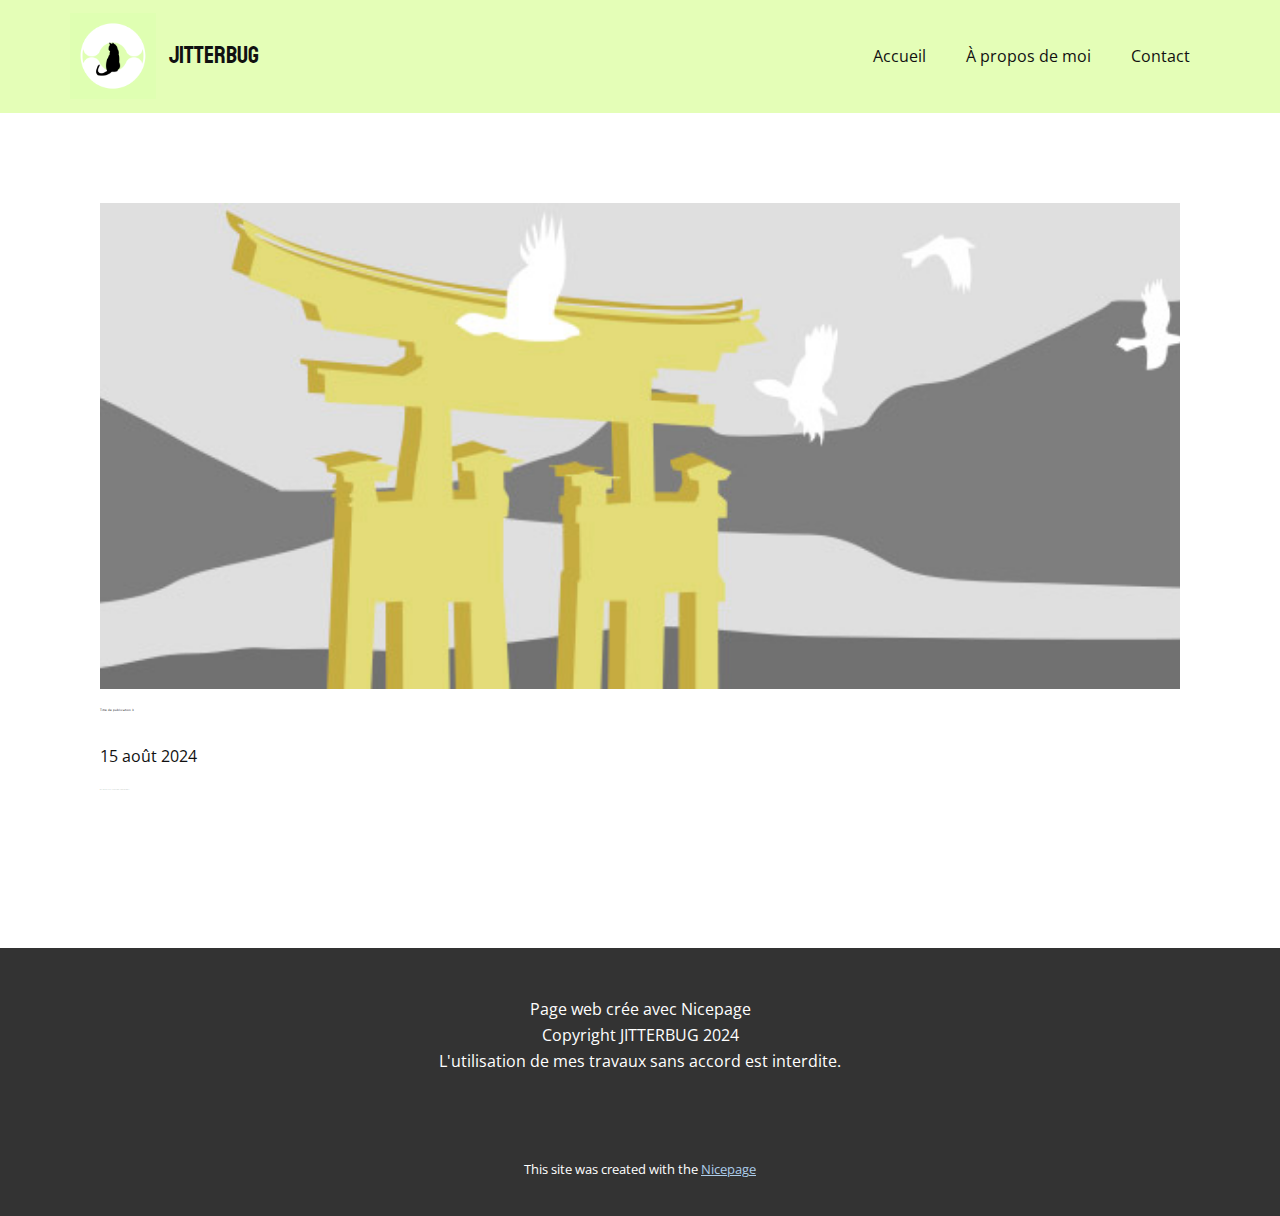
<file: blog/publication-2.html>
<!DOCTYPE html>
<html style="font-size: 16px;" lang="fr"><head>
    <meta name="viewport" content="width=device-width, initial-scale=1.0">
    <meta charset="utf-8">
    <meta name="keywords" content="Titre de publication 1">
    <meta name="description" content="">
    <title>Titre de publication 3</title>
    <link rel="stylesheet" href="../nicepage.css" media="screen">
<link rel="stylesheet" href="../Post-Template.css" media="screen">
    <script class="u-script" type="text/javascript" src="../jquery.js" defer=""></script>
    <script class="u-script" type="text/javascript" src="../nicepage.js" defer=""></script>
    <meta name="generator" content="Nicepage 6.15.2, nicepage.com">
    <link id="u-theme-google-font" rel="stylesheet" href="https://fonts.googleapis.com/css?family=Roboto:100,100i,300,300i,400,400i,500,500i,700,700i,900,900i|Open+Sans:300,300i,400,400i,500,500i,600,600i,700,700i,800,800i">
    <link id="u-page-google-font" rel="stylesheet" href="https://fonts.googleapis.com/css?family=Bayon:400">
    
    
    
    <script type="application/ld+json">{
		"@context": "http://schema.org",
		"@type": "Organization",
		"name": "",
		"logo": "images/JITTERBUGLogoNotext.png"
}</script>
    <meta name="theme-color" content="#478ac9">
  <meta data-intl-tel-input-cdn-path="intlTelInput/"></head>
  <body data-path-to-root="./" data-include-products="false" class="u-body u-xl-mode" data-lang="fr"><header class="u-clearfix u-custom-color-1 u-header u-header" id="sec-f90f"><div class="u-clearfix u-sheet u-sheet-1">
        <a href="#" class="u-image u-logo u-image-1" data-image-width="500" data-image-height="500">
          <img src="../images/JITTERBUGLogoNotext.png" class="u-logo-image u-logo-image-1">
        </a>
        <p class="u-custom-font u-text u-text-default u-text-1">JITTERBUG </p>
        <nav class="u-menu u-menu-one-level u-offcanvas u-menu-1">
          <div class="menu-collapse" style="font-size: 1rem; letter-spacing: 0px;">
            <a class="u-button-style u-custom-left-right-menu-spacing u-custom-padding-bottom u-custom-top-bottom-menu-spacing u-nav-link u-text-active-palette-1-base u-text-hover-palette-2-base" href="#">
              <svg class="u-svg-link" viewBox="0 0 24 24"><use xlink:href="#menu-hamburger"></use></svg>
              <svg class="u-svg-content" version="1.1" id="menu-hamburger" viewBox="0 0 16 16" x="0px" y="0px" xmlns:xlink="http://www.w3.org/1999/xlink" xmlns="http://www.w3.org/2000/svg"><g><rect y="1" width="16" height="2"></rect><rect y="7" width="16" height="2"></rect><rect y="13" width="16" height="2"></rect>
</g></svg>
            </a>
          </div>
          <div class="u-custom-menu u-nav-container">
            <ul class="u-nav u-unstyled u-nav-1"><li class="u-nav-item"><a class="u-button-style u-nav-link u-text-active-palette-1-base u-text-hover-palette-2-base" href="../#carousel_bfe5" style="padding: 10px 20px;">Accueil</a>
</li><li class="u-nav-item"><a class="u-button-style u-nav-link u-text-active-palette-1-base u-text-hover-palette-2-base" href="../#carousel_7425" style="padding: 10px 20px;">À propos de moi</a>
</li><li class="u-nav-item"><a class="u-button-style u-nav-link u-text-active-palette-1-base u-text-hover-palette-2-base" href="../#carousel_26aa" style="padding: 10px 20px;">Contact</a>
</li></ul>
          </div>
          <div class="u-custom-menu u-nav-container-collapse">
            <div class="u-black u-container-style u-inner-container-layout u-opacity u-opacity-95 u-sidenav">
              <div class="u-inner-container-layout u-sidenav-overflow">
                <div class="u-menu-close"></div>
                <ul class="u-align-center u-nav u-popupmenu-items u-unstyled u-nav-2"><li class="u-nav-item"><a class="u-button-style u-nav-link" href="../#carousel_bfe5">Accueil</a>
</li><li class="u-nav-item"><a class="u-button-style u-nav-link" href="../#carousel_7425">À propos de moi</a>
</li><li class="u-nav-item"><a class="u-button-style u-nav-link" href="../#carousel_26aa">Contact</a>
</li></ul>
              </div>
            </div>
            <div class="u-black u-menu-overlay u-opacity u-opacity-70"></div>
          </div>
        </nav>
      </div></header>
    <section class="u-align-center u-clearfix u-section-1" id="sec-814e">
      <div class="u-clearfix u-sheet u-valign-middle-md u-valign-middle-sm u-valign-middle-xs u-sheet-1"><!--post_details--><!--post_details_options_json--><!--{"source":""}--><!--/post_details_options_json--><!--blog_post-->
        <div class="u-container-style u-expanded-width u-post-details u-post-details-1">
          <div class="u-container-layout u-valign-middle u-container-layout-1"><!--blog_post_image-->
            <img alt="" class="u-blog-control u-expanded-width u-image u-image-default u-image-1" src="../images/8ad73f3c.jpeg"><!--/blog_post_image--><!--blog_post_header-->
            <h2 class="u-blog-control u-text u-text-1">Titre de publication 3</h2><!--/blog_post_header--><!--blog_post_metadata-->
            <div class="u-blog-control u-metadata u-metadata-1"><!--blog_post_metadata_date-->
              <span class="u-meta-date u-meta-icon">15 août 2024</span><!--/blog_post_metadata_date--><!--blog_post_metadata_category-->
              <!--/blog_post_metadata_category--><!--blog_post_metadata_comments-->
              <!--/blog_post_metadata_comments-->
            </div><!--/blog_post_metadata--><!--blog_post_content-->
            <div class="u-align-justify u-blog-control u-post-content u-text u-text-2 fr-view">
  Exemple de texte court. Lorem ipsum dolor sit amet.
  </div><!--/blog_post_content-->
          </div>
        </div><!--/blog_post--><!--/post_details-->
      </div>
    </section>
    
    
    
    <footer class="u-align-center u-clearfix u-footer u-grey-80 u-footer" id="sec-efe1"><div class="u-clearfix u-sheet u-valign-middle u-sheet-1">
        <p class="u-small-text u-text u-text-variant u-text-1">Page web crée avec Nicepage<br>Copyright JITTERBUG 2024<br>L'utilisation de mes travaux​ sans accord est interdite.
        </p>
      </div></footer>
    <section class="u-backlink u-clearfix u-grey-80">
      <p class="u-text">
        <span>This site was created with the </span>
        <a class="u-link" href="https://nicepage.com/" target="_blank" rel="nofollow">
          <span>Nicepage</span>
        </a>
      </p>
    </section>
  
</body></html>
</file>
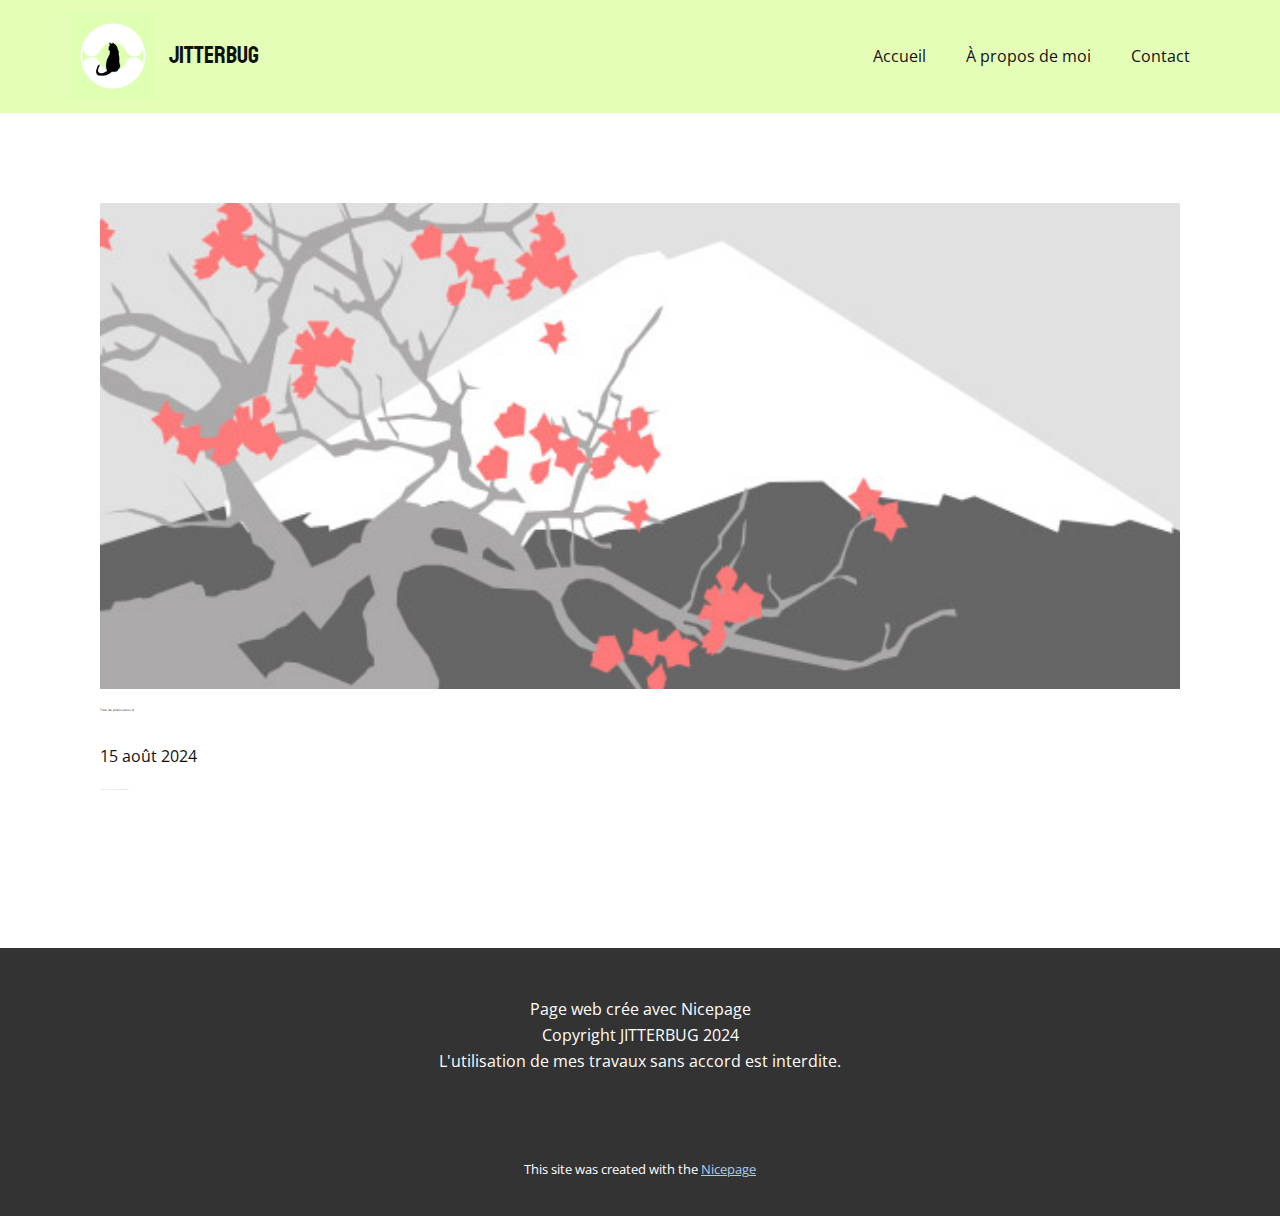
<file: blog/publication-3.html>
<!DOCTYPE html>
<html style="font-size: 16px;" lang="fr"><head>
    <meta name="viewport" content="width=device-width, initial-scale=1.0">
    <meta charset="utf-8">
    <meta name="keywords" content="Titre de publication 1">
    <meta name="description" content="">
    <title>Titre de publication 4</title>
    <link rel="stylesheet" href="../nicepage.css" media="screen">
<link rel="stylesheet" href="../Post-Template.css" media="screen">
    <script class="u-script" type="text/javascript" src="../jquery.js" defer=""></script>
    <script class="u-script" type="text/javascript" src="../nicepage.js" defer=""></script>
    <meta name="generator" content="Nicepage 6.15.2, nicepage.com">
    <link id="u-theme-google-font" rel="stylesheet" href="https://fonts.googleapis.com/css?family=Roboto:100,100i,300,300i,400,400i,500,500i,700,700i,900,900i|Open+Sans:300,300i,400,400i,500,500i,600,600i,700,700i,800,800i">
    <link id="u-page-google-font" rel="stylesheet" href="https://fonts.googleapis.com/css?family=Bayon:400">
    
    
    
    <script type="application/ld+json">{
		"@context": "http://schema.org",
		"@type": "Organization",
		"name": "",
		"logo": "images/JITTERBUGLogoNotext.png"
}</script>
    <meta name="theme-color" content="#478ac9">
  <meta data-intl-tel-input-cdn-path="intlTelInput/"></head>
  <body data-path-to-root="./" data-include-products="false" class="u-body u-xl-mode" data-lang="fr"><header class="u-clearfix u-custom-color-1 u-header u-header" id="sec-f90f"><div class="u-clearfix u-sheet u-sheet-1">
        <a href="#" class="u-image u-logo u-image-1" data-image-width="500" data-image-height="500">
          <img src="../images/JITTERBUGLogoNotext.png" class="u-logo-image u-logo-image-1">
        </a>
        <p class="u-custom-font u-text u-text-default u-text-1">JITTERBUG </p>
        <nav class="u-menu u-menu-one-level u-offcanvas u-menu-1">
          <div class="menu-collapse" style="font-size: 1rem; letter-spacing: 0px;">
            <a class="u-button-style u-custom-left-right-menu-spacing u-custom-padding-bottom u-custom-top-bottom-menu-spacing u-nav-link u-text-active-palette-1-base u-text-hover-palette-2-base" href="#">
              <svg class="u-svg-link" viewBox="0 0 24 24"><use xlink:href="#menu-hamburger"></use></svg>
              <svg class="u-svg-content" version="1.1" id="menu-hamburger" viewBox="0 0 16 16" x="0px" y="0px" xmlns:xlink="http://www.w3.org/1999/xlink" xmlns="http://www.w3.org/2000/svg"><g><rect y="1" width="16" height="2"></rect><rect y="7" width="16" height="2"></rect><rect y="13" width="16" height="2"></rect>
</g></svg>
            </a>
          </div>
          <div class="u-custom-menu u-nav-container">
            <ul class="u-nav u-unstyled u-nav-1"><li class="u-nav-item"><a class="u-button-style u-nav-link u-text-active-palette-1-base u-text-hover-palette-2-base" href="../#carousel_bfe5" style="padding: 10px 20px;">Accueil</a>
</li><li class="u-nav-item"><a class="u-button-style u-nav-link u-text-active-palette-1-base u-text-hover-palette-2-base" href="../#carousel_7425" style="padding: 10px 20px;">À propos de moi</a>
</li><li class="u-nav-item"><a class="u-button-style u-nav-link u-text-active-palette-1-base u-text-hover-palette-2-base" href="../#carousel_26aa" style="padding: 10px 20px;">Contact</a>
</li></ul>
          </div>
          <div class="u-custom-menu u-nav-container-collapse">
            <div class="u-black u-container-style u-inner-container-layout u-opacity u-opacity-95 u-sidenav">
              <div class="u-inner-container-layout u-sidenav-overflow">
                <div class="u-menu-close"></div>
                <ul class="u-align-center u-nav u-popupmenu-items u-unstyled u-nav-2"><li class="u-nav-item"><a class="u-button-style u-nav-link" href="../#carousel_bfe5">Accueil</a>
</li><li class="u-nav-item"><a class="u-button-style u-nav-link" href="../#carousel_7425">À propos de moi</a>
</li><li class="u-nav-item"><a class="u-button-style u-nav-link" href="../#carousel_26aa">Contact</a>
</li></ul>
              </div>
            </div>
            <div class="u-black u-menu-overlay u-opacity u-opacity-70"></div>
          </div>
        </nav>
      </div></header>
    <section class="u-align-center u-clearfix u-section-1" id="sec-814e">
      <div class="u-clearfix u-sheet u-valign-middle-md u-valign-middle-sm u-valign-middle-xs u-sheet-1"><!--post_details--><!--post_details_options_json--><!--{"source":""}--><!--/post_details_options_json--><!--blog_post-->
        <div class="u-container-style u-expanded-width u-post-details u-post-details-1">
          <div class="u-container-layout u-valign-middle u-container-layout-1"><!--blog_post_image-->
            <img alt="" class="u-blog-control u-expanded-width u-image u-image-default u-image-1" src="../images/0fd3416c.jpeg"><!--/blog_post_image--><!--blog_post_header-->
            <h2 class="u-blog-control u-text u-text-1">Titre de publication 4</h2><!--/blog_post_header--><!--blog_post_metadata-->
            <div class="u-blog-control u-metadata u-metadata-1"><!--blog_post_metadata_date-->
              <span class="u-meta-date u-meta-icon">15 août 2024</span><!--/blog_post_metadata_date--><!--blog_post_metadata_category-->
              <!--/blog_post_metadata_category--><!--blog_post_metadata_comments-->
              <!--/blog_post_metadata_comments-->
            </div><!--/blog_post_metadata--><!--blog_post_content-->
            <div class="u-align-justify u-blog-control u-post-content u-text u-text-2 fr-view">
  Exemple de texte court. Lorem ipsum dolor sit amet.
  </div><!--/blog_post_content-->
          </div>
        </div><!--/blog_post--><!--/post_details-->
      </div>
    </section>
    
    
    
    <footer class="u-align-center u-clearfix u-footer u-grey-80 u-footer" id="sec-efe1"><div class="u-clearfix u-sheet u-valign-middle u-sheet-1">
        <p class="u-small-text u-text u-text-variant u-text-1">Page web crée avec Nicepage<br>Copyright JITTERBUG 2024<br>L'utilisation de mes travaux​ sans accord est interdite.
        </p>
      </div></footer>
    <section class="u-backlink u-clearfix u-grey-80">
      <p class="u-text">
        <span>This site was created with the </span>
        <a class="u-link" href="https://nicepage.com/" target="_blank" rel="nofollow">
          <span>Nicepage</span>
        </a>
      </p>
    </section>
  
</body></html>
</file>
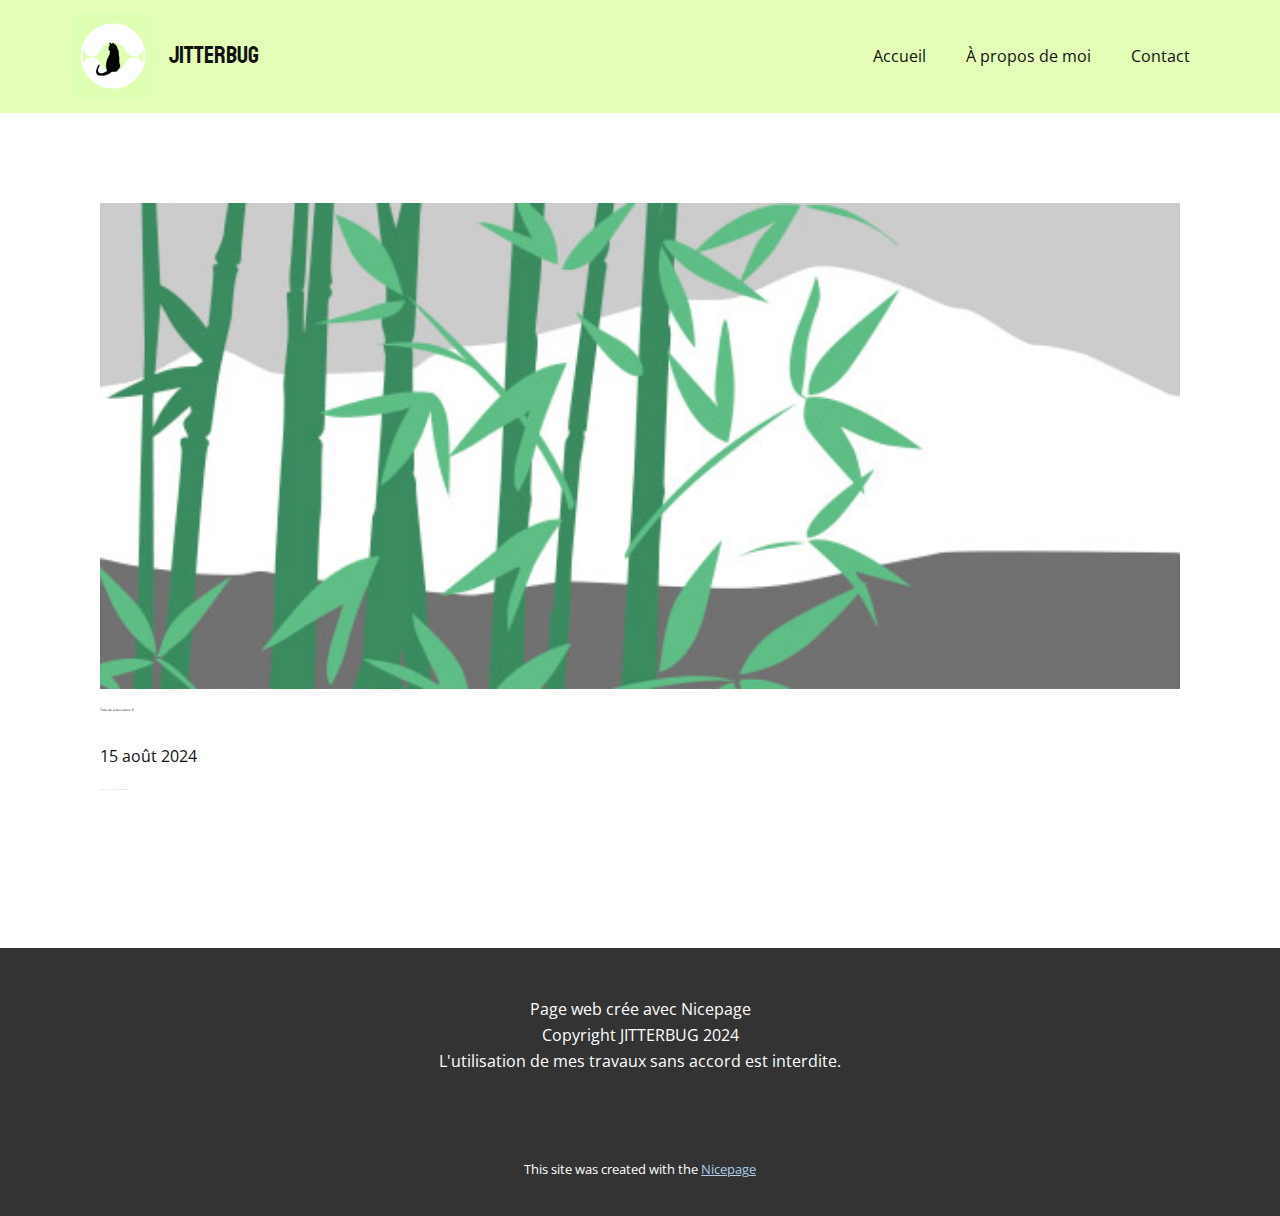
<file: blog/publication-4.html>
<!DOCTYPE html>
<html style="font-size: 16px;" lang="fr"><head>
    <meta name="viewport" content="width=device-width, initial-scale=1.0">
    <meta charset="utf-8">
    <meta name="keywords" content="Titre de publication 1">
    <meta name="description" content="">
    <title>Titre de publication 5</title>
    <link rel="stylesheet" href="../nicepage.css" media="screen">
<link rel="stylesheet" href="../Post-Template.css" media="screen">
    <script class="u-script" type="text/javascript" src="../jquery.js" defer=""></script>
    <script class="u-script" type="text/javascript" src="../nicepage.js" defer=""></script>
    <meta name="generator" content="Nicepage 6.15.2, nicepage.com">
    <link id="u-theme-google-font" rel="stylesheet" href="https://fonts.googleapis.com/css?family=Roboto:100,100i,300,300i,400,400i,500,500i,700,700i,900,900i|Open+Sans:300,300i,400,400i,500,500i,600,600i,700,700i,800,800i">
    <link id="u-page-google-font" rel="stylesheet" href="https://fonts.googleapis.com/css?family=Bayon:400">
    
    
    
    <script type="application/ld+json">{
		"@context": "http://schema.org",
		"@type": "Organization",
		"name": "",
		"logo": "images/JITTERBUGLogoNotext.png"
}</script>
    <meta name="theme-color" content="#478ac9">
  <meta data-intl-tel-input-cdn-path="intlTelInput/"></head>
  <body data-path-to-root="./" data-include-products="false" class="u-body u-xl-mode" data-lang="fr"><header class="u-clearfix u-custom-color-1 u-header u-header" id="sec-f90f"><div class="u-clearfix u-sheet u-sheet-1">
        <a href="#" class="u-image u-logo u-image-1" data-image-width="500" data-image-height="500">
          <img src="../images/JITTERBUGLogoNotext.png" class="u-logo-image u-logo-image-1">
        </a>
        <p class="u-custom-font u-text u-text-default u-text-1">JITTERBUG </p>
        <nav class="u-menu u-menu-one-level u-offcanvas u-menu-1">
          <div class="menu-collapse" style="font-size: 1rem; letter-spacing: 0px;">
            <a class="u-button-style u-custom-left-right-menu-spacing u-custom-padding-bottom u-custom-top-bottom-menu-spacing u-nav-link u-text-active-palette-1-base u-text-hover-palette-2-base" href="#">
              <svg class="u-svg-link" viewBox="0 0 24 24"><use xlink:href="#menu-hamburger"></use></svg>
              <svg class="u-svg-content" version="1.1" id="menu-hamburger" viewBox="0 0 16 16" x="0px" y="0px" xmlns:xlink="http://www.w3.org/1999/xlink" xmlns="http://www.w3.org/2000/svg"><g><rect y="1" width="16" height="2"></rect><rect y="7" width="16" height="2"></rect><rect y="13" width="16" height="2"></rect>
</g></svg>
            </a>
          </div>
          <div class="u-custom-menu u-nav-container">
            <ul class="u-nav u-unstyled u-nav-1"><li class="u-nav-item"><a class="u-button-style u-nav-link u-text-active-palette-1-base u-text-hover-palette-2-base" href="../#carousel_bfe5" style="padding: 10px 20px;">Accueil</a>
</li><li class="u-nav-item"><a class="u-button-style u-nav-link u-text-active-palette-1-base u-text-hover-palette-2-base" href="../#carousel_7425" style="padding: 10px 20px;">À propos de moi</a>
</li><li class="u-nav-item"><a class="u-button-style u-nav-link u-text-active-palette-1-base u-text-hover-palette-2-base" href="../#carousel_26aa" style="padding: 10px 20px;">Contact</a>
</li></ul>
          </div>
          <div class="u-custom-menu u-nav-container-collapse">
            <div class="u-black u-container-style u-inner-container-layout u-opacity u-opacity-95 u-sidenav">
              <div class="u-inner-container-layout u-sidenav-overflow">
                <div class="u-menu-close"></div>
                <ul class="u-align-center u-nav u-popupmenu-items u-unstyled u-nav-2"><li class="u-nav-item"><a class="u-button-style u-nav-link" href="../#carousel_bfe5">Accueil</a>
</li><li class="u-nav-item"><a class="u-button-style u-nav-link" href="../#carousel_7425">À propos de moi</a>
</li><li class="u-nav-item"><a class="u-button-style u-nav-link" href="../#carousel_26aa">Contact</a>
</li></ul>
              </div>
            </div>
            <div class="u-black u-menu-overlay u-opacity u-opacity-70"></div>
          </div>
        </nav>
      </div></header>
    <section class="u-align-center u-clearfix u-section-1" id="sec-814e">
      <div class="u-clearfix u-sheet u-valign-middle-md u-valign-middle-sm u-valign-middle-xs u-sheet-1"><!--post_details--><!--post_details_options_json--><!--{"source":""}--><!--/post_details_options_json--><!--blog_post-->
        <div class="u-container-style u-expanded-width u-post-details u-post-details-1">
          <div class="u-container-layout u-valign-middle u-container-layout-1"><!--blog_post_image-->
            <img alt="" class="u-blog-control u-expanded-width u-image u-image-default u-image-1" src="../images/68f64b9d.jpeg"><!--/blog_post_image--><!--blog_post_header-->
            <h2 class="u-blog-control u-text u-text-1">Titre de publication 5</h2><!--/blog_post_header--><!--blog_post_metadata-->
            <div class="u-blog-control u-metadata u-metadata-1"><!--blog_post_metadata_date-->
              <span class="u-meta-date u-meta-icon">15 août 2024</span><!--/blog_post_metadata_date--><!--blog_post_metadata_category-->
              <!--/blog_post_metadata_category--><!--blog_post_metadata_comments-->
              <!--/blog_post_metadata_comments-->
            </div><!--/blog_post_metadata--><!--blog_post_content-->
            <div class="u-align-justify u-blog-control u-post-content u-text u-text-2 fr-view">
  Exemple de texte court. Lorem ipsum dolor sit amet.
  </div><!--/blog_post_content-->
          </div>
        </div><!--/blog_post--><!--/post_details-->
      </div>
    </section>
    
    
    
    <footer class="u-align-center u-clearfix u-footer u-grey-80 u-footer" id="sec-efe1"><div class="u-clearfix u-sheet u-valign-middle u-sheet-1">
        <p class="u-small-text u-text u-text-variant u-text-1">Page web crée avec Nicepage<br>Copyright JITTERBUG 2024<br>L'utilisation de mes travaux​ sans accord est interdite.
        </p>
      </div></footer>
    <section class="u-backlink u-clearfix u-grey-80">
      <p class="u-text">
        <span>This site was created with the </span>
        <a class="u-link" href="https://nicepage.com/" target="_blank" rel="nofollow">
          <span>Nicepage</span>
        </a>
      </p>
    </section>
  
</body></html>
</file>
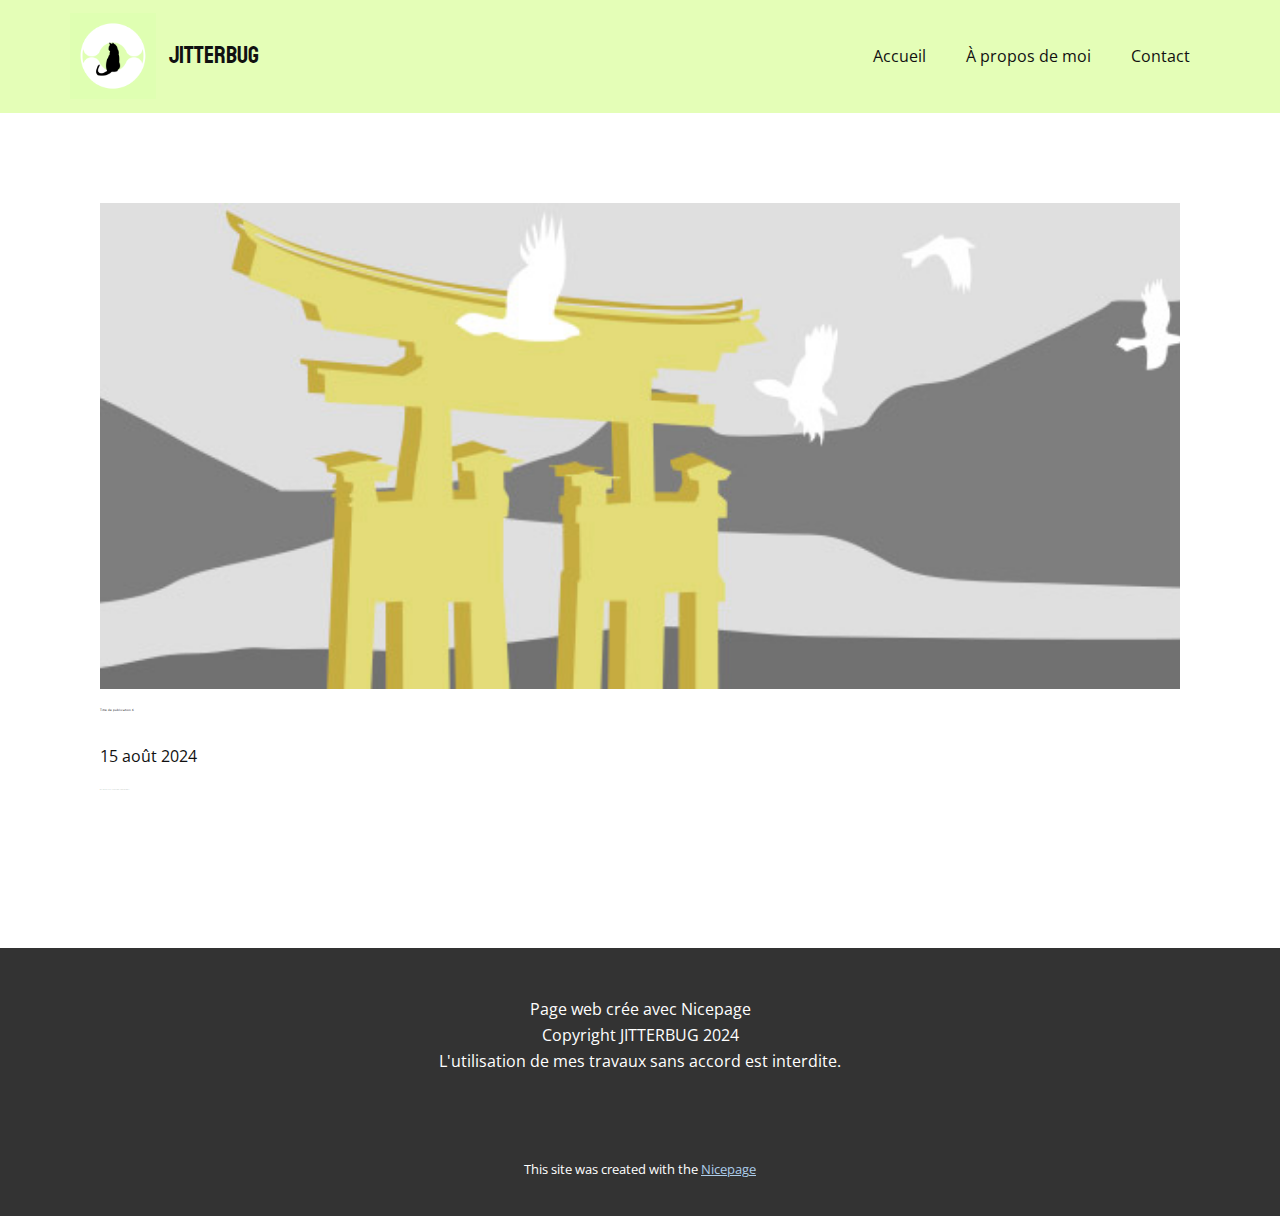
<file: blog/publication-5.html>
<!DOCTYPE html>
<html style="font-size: 16px;" lang="fr"><head>
    <meta name="viewport" content="width=device-width, initial-scale=1.0">
    <meta charset="utf-8">
    <meta name="keywords" content="Titre de publication 1">
    <meta name="description" content="">
    <title>Titre de publication 6</title>
    <link rel="stylesheet" href="../nicepage.css" media="screen">
<link rel="stylesheet" href="../Post-Template.css" media="screen">
    <script class="u-script" type="text/javascript" src="../jquery.js" defer=""></script>
    <script class="u-script" type="text/javascript" src="../nicepage.js" defer=""></script>
    <meta name="generator" content="Nicepage 6.15.2, nicepage.com">
    <link id="u-theme-google-font" rel="stylesheet" href="https://fonts.googleapis.com/css?family=Roboto:100,100i,300,300i,400,400i,500,500i,700,700i,900,900i|Open+Sans:300,300i,400,400i,500,500i,600,600i,700,700i,800,800i">
    <link id="u-page-google-font" rel="stylesheet" href="https://fonts.googleapis.com/css?family=Bayon:400">
    
    
    
    <script type="application/ld+json">{
		"@context": "http://schema.org",
		"@type": "Organization",
		"name": "",
		"logo": "images/JITTERBUGLogoNotext.png"
}</script>
    <meta name="theme-color" content="#478ac9">
  <meta data-intl-tel-input-cdn-path="intlTelInput/"></head>
  <body data-path-to-root="./" data-include-products="false" class="u-body u-xl-mode" data-lang="fr"><header class="u-clearfix u-custom-color-1 u-header u-header" id="sec-f90f"><div class="u-clearfix u-sheet u-sheet-1">
        <a href="#" class="u-image u-logo u-image-1" data-image-width="500" data-image-height="500">
          <img src="../images/JITTERBUGLogoNotext.png" class="u-logo-image u-logo-image-1">
        </a>
        <p class="u-custom-font u-text u-text-default u-text-1">JITTERBUG </p>
        <nav class="u-menu u-menu-one-level u-offcanvas u-menu-1">
          <div class="menu-collapse" style="font-size: 1rem; letter-spacing: 0px;">
            <a class="u-button-style u-custom-left-right-menu-spacing u-custom-padding-bottom u-custom-top-bottom-menu-spacing u-nav-link u-text-active-palette-1-base u-text-hover-palette-2-base" href="#">
              <svg class="u-svg-link" viewBox="0 0 24 24"><use xlink:href="#menu-hamburger"></use></svg>
              <svg class="u-svg-content" version="1.1" id="menu-hamburger" viewBox="0 0 16 16" x="0px" y="0px" xmlns:xlink="http://www.w3.org/1999/xlink" xmlns="http://www.w3.org/2000/svg"><g><rect y="1" width="16" height="2"></rect><rect y="7" width="16" height="2"></rect><rect y="13" width="16" height="2"></rect>
</g></svg>
            </a>
          </div>
          <div class="u-custom-menu u-nav-container">
            <ul class="u-nav u-unstyled u-nav-1"><li class="u-nav-item"><a class="u-button-style u-nav-link u-text-active-palette-1-base u-text-hover-palette-2-base" href="../#carousel_bfe5" style="padding: 10px 20px;">Accueil</a>
</li><li class="u-nav-item"><a class="u-button-style u-nav-link u-text-active-palette-1-base u-text-hover-palette-2-base" href="../#carousel_7425" style="padding: 10px 20px;">À propos de moi</a>
</li><li class="u-nav-item"><a class="u-button-style u-nav-link u-text-active-palette-1-base u-text-hover-palette-2-base" href="../#carousel_26aa" style="padding: 10px 20px;">Contact</a>
</li></ul>
          </div>
          <div class="u-custom-menu u-nav-container-collapse">
            <div class="u-black u-container-style u-inner-container-layout u-opacity u-opacity-95 u-sidenav">
              <div class="u-inner-container-layout u-sidenav-overflow">
                <div class="u-menu-close"></div>
                <ul class="u-align-center u-nav u-popupmenu-items u-unstyled u-nav-2"><li class="u-nav-item"><a class="u-button-style u-nav-link" href="../#carousel_bfe5">Accueil</a>
</li><li class="u-nav-item"><a class="u-button-style u-nav-link" href="../#carousel_7425">À propos de moi</a>
</li><li class="u-nav-item"><a class="u-button-style u-nav-link" href="../#carousel_26aa">Contact</a>
</li></ul>
              </div>
            </div>
            <div class="u-black u-menu-overlay u-opacity u-opacity-70"></div>
          </div>
        </nav>
      </div></header>
    <section class="u-align-center u-clearfix u-section-1" id="sec-814e">
      <div class="u-clearfix u-sheet u-valign-middle-md u-valign-middle-sm u-valign-middle-xs u-sheet-1"><!--post_details--><!--post_details_options_json--><!--{"source":""}--><!--/post_details_options_json--><!--blog_post-->
        <div class="u-container-style u-expanded-width u-post-details u-post-details-1">
          <div class="u-container-layout u-valign-middle u-container-layout-1"><!--blog_post_image-->
            <img alt="" class="u-blog-control u-expanded-width u-image u-image-default u-image-1" src="../images/8ad73f3c.jpeg"><!--/blog_post_image--><!--blog_post_header-->
            <h2 class="u-blog-control u-text u-text-1">Titre de publication 6</h2><!--/blog_post_header--><!--blog_post_metadata-->
            <div class="u-blog-control u-metadata u-metadata-1"><!--blog_post_metadata_date-->
              <span class="u-meta-date u-meta-icon">15 août 2024</span><!--/blog_post_metadata_date--><!--blog_post_metadata_category-->
              <!--/blog_post_metadata_category--><!--blog_post_metadata_comments-->
              <!--/blog_post_metadata_comments-->
            </div><!--/blog_post_metadata--><!--blog_post_content-->
            <div class="u-align-justify u-blog-control u-post-content u-text u-text-2 fr-view">
  Exemple de texte court. Lorem ipsum dolor sit amet.
  </div><!--/blog_post_content-->
          </div>
        </div><!--/blog_post--><!--/post_details-->
      </div>
    </section>
    
    
    
    <footer class="u-align-center u-clearfix u-footer u-grey-80 u-footer" id="sec-efe1"><div class="u-clearfix u-sheet u-valign-middle u-sheet-1">
        <p class="u-small-text u-text u-text-variant u-text-1">Page web crée avec Nicepage<br>Copyright JITTERBUG 2024<br>L'utilisation de mes travaux​ sans accord est interdite.
        </p>
      </div></footer>
    <section class="u-backlink u-clearfix u-grey-80">
      <p class="u-text">
        <span>This site was created with the </span>
        <a class="u-link" href="https://nicepage.com/" target="_blank" rel="nofollow">
          <span>Nicepage</span>
        </a>
      </p>
    </section>
  
</body></html>
</file>
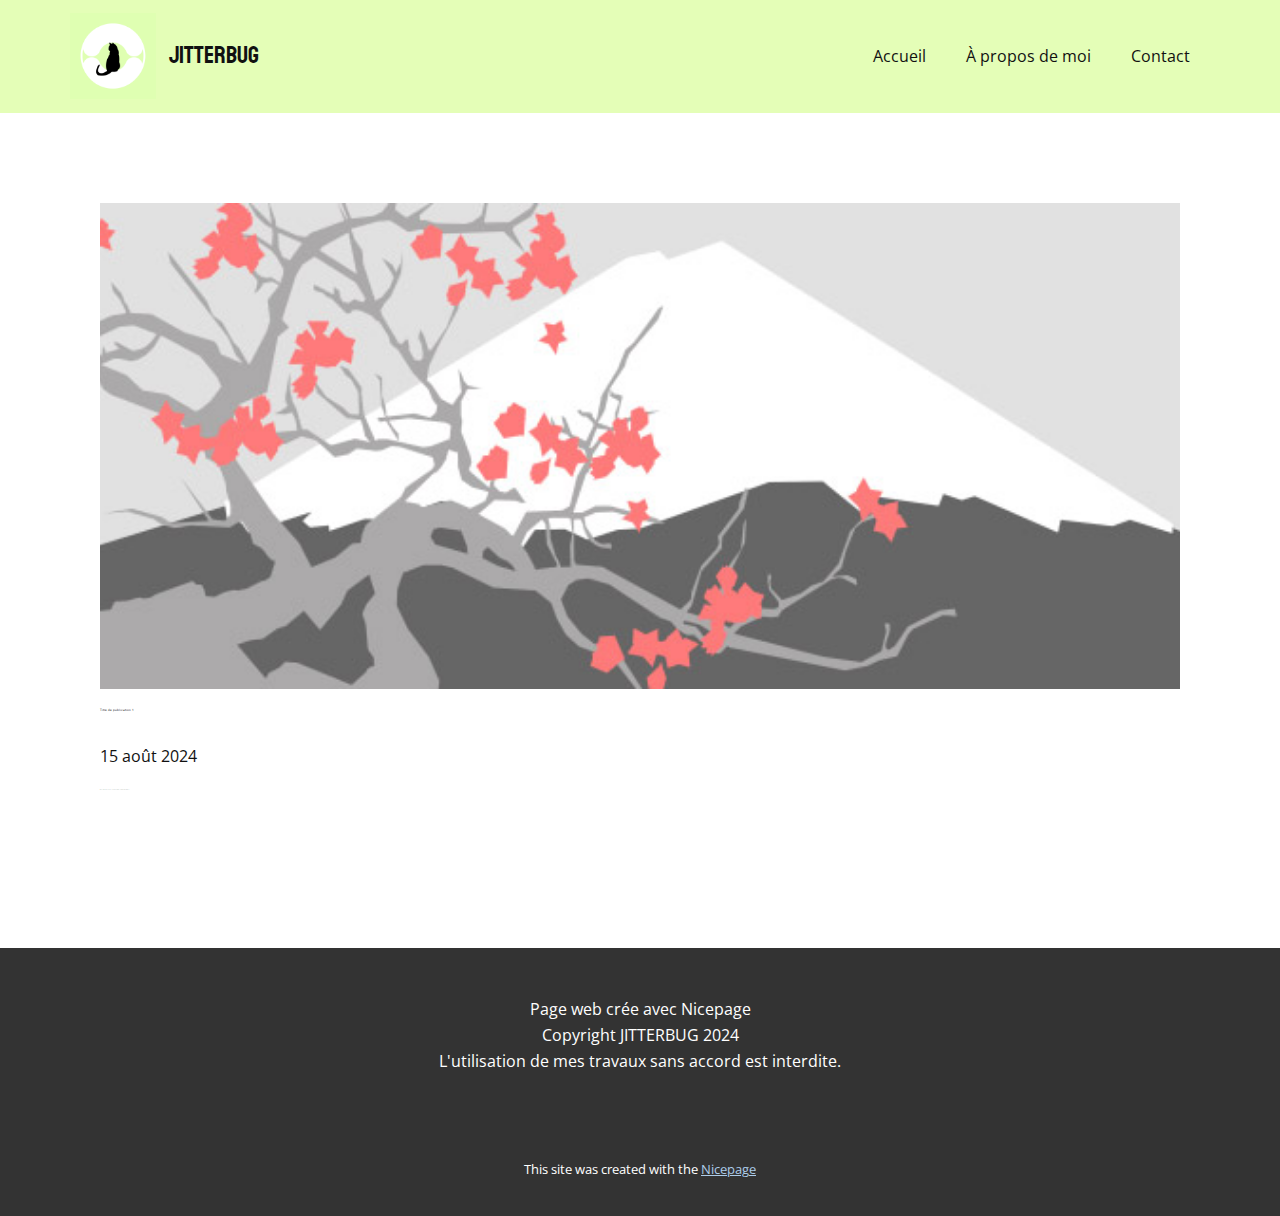
<file: blog/publication.html>
<!DOCTYPE html>
<html style="font-size: 16px;" lang="fr"><head>
    <meta name="viewport" content="width=device-width, initial-scale=1.0">
    <meta charset="utf-8">
    <meta name="keywords" content="Titre de publication 1">
    <meta name="description" content="">
    <title>Titre de publication 1</title>
    <link rel="stylesheet" href="../nicepage.css" media="screen">
<link rel="stylesheet" href="../Post-Template.css" media="screen">
    <script class="u-script" type="text/javascript" src="../jquery.js" defer=""></script>
    <script class="u-script" type="text/javascript" src="../nicepage.js" defer=""></script>
    <meta name="generator" content="Nicepage 6.15.2, nicepage.com">
    <link id="u-theme-google-font" rel="stylesheet" href="https://fonts.googleapis.com/css?family=Roboto:100,100i,300,300i,400,400i,500,500i,700,700i,900,900i|Open+Sans:300,300i,400,400i,500,500i,600,600i,700,700i,800,800i">
    <link id="u-page-google-font" rel="stylesheet" href="https://fonts.googleapis.com/css?family=Bayon:400">
    
    
    
    <script type="application/ld+json">{
		"@context": "http://schema.org",
		"@type": "Organization",
		"name": "",
		"logo": "images/JITTERBUGLogoNotext.png"
}</script>
    <meta name="theme-color" content="#478ac9">
  <meta data-intl-tel-input-cdn-path="intlTelInput/"></head>
  <body data-path-to-root="./" data-include-products="false" class="u-body u-xl-mode" data-lang="fr"><header class="u-clearfix u-custom-color-1 u-header u-header" id="sec-f90f"><div class="u-clearfix u-sheet u-sheet-1">
        <a href="#" class="u-image u-logo u-image-1" data-image-width="500" data-image-height="500">
          <img src="../images/JITTERBUGLogoNotext.png" class="u-logo-image u-logo-image-1">
        </a>
        <p class="u-custom-font u-text u-text-default u-text-1">JITTERBUG </p>
        <nav class="u-menu u-menu-one-level u-offcanvas u-menu-1">
          <div class="menu-collapse" style="font-size: 1rem; letter-spacing: 0px;">
            <a class="u-button-style u-custom-left-right-menu-spacing u-custom-padding-bottom u-custom-top-bottom-menu-spacing u-nav-link u-text-active-palette-1-base u-text-hover-palette-2-base" href="#">
              <svg class="u-svg-link" viewBox="0 0 24 24"><use xlink:href="#menu-hamburger"></use></svg>
              <svg class="u-svg-content" version="1.1" id="menu-hamburger" viewBox="0 0 16 16" x="0px" y="0px" xmlns:xlink="http://www.w3.org/1999/xlink" xmlns="http://www.w3.org/2000/svg"><g><rect y="1" width="16" height="2"></rect><rect y="7" width="16" height="2"></rect><rect y="13" width="16" height="2"></rect>
</g></svg>
            </a>
          </div>
          <div class="u-custom-menu u-nav-container">
            <ul class="u-nav u-unstyled u-nav-1"><li class="u-nav-item"><a class="u-button-style u-nav-link u-text-active-palette-1-base u-text-hover-palette-2-base" href="../#carousel_bfe5" style="padding: 10px 20px;">Accueil</a>
</li><li class="u-nav-item"><a class="u-button-style u-nav-link u-text-active-palette-1-base u-text-hover-palette-2-base" href="../#carousel_7425" style="padding: 10px 20px;">À propos de moi</a>
</li><li class="u-nav-item"><a class="u-button-style u-nav-link u-text-active-palette-1-base u-text-hover-palette-2-base" href="../#carousel_26aa" style="padding: 10px 20px;">Contact</a>
</li></ul>
          </div>
          <div class="u-custom-menu u-nav-container-collapse">
            <div class="u-black u-container-style u-inner-container-layout u-opacity u-opacity-95 u-sidenav">
              <div class="u-inner-container-layout u-sidenav-overflow">
                <div class="u-menu-close"></div>
                <ul class="u-align-center u-nav u-popupmenu-items u-unstyled u-nav-2"><li class="u-nav-item"><a class="u-button-style u-nav-link" href="../#carousel_bfe5">Accueil</a>
</li><li class="u-nav-item"><a class="u-button-style u-nav-link" href="../#carousel_7425">À propos de moi</a>
</li><li class="u-nav-item"><a class="u-button-style u-nav-link" href="../#carousel_26aa">Contact</a>
</li></ul>
              </div>
            </div>
            <div class="u-black u-menu-overlay u-opacity u-opacity-70"></div>
          </div>
        </nav>
      </div></header>
    <section class="u-align-center u-clearfix u-section-1" id="sec-814e">
      <div class="u-clearfix u-sheet u-valign-middle-md u-valign-middle-sm u-valign-middle-xs u-sheet-1"><!--post_details--><!--post_details_options_json--><!--{"source":""}--><!--/post_details_options_json--><!--blog_post-->
        <div class="u-container-style u-expanded-width u-post-details u-post-details-1">
          <div class="u-container-layout u-valign-middle u-container-layout-1"><!--blog_post_image-->
            <img alt="" class="u-blog-control u-expanded-width u-image u-image-default u-image-1" src="../images/0fd3416c.jpeg"><!--/blog_post_image--><!--blog_post_header-->
            <h2 class="u-blog-control u-text u-text-1">Titre de publication 1</h2><!--/blog_post_header--><!--blog_post_metadata-->
            <div class="u-blog-control u-metadata u-metadata-1"><!--blog_post_metadata_date-->
              <span class="u-meta-date u-meta-icon">15 août 2024</span><!--/blog_post_metadata_date--><!--blog_post_metadata_category-->
              <!--/blog_post_metadata_category--><!--blog_post_metadata_comments-->
              <!--/blog_post_metadata_comments-->
            </div><!--/blog_post_metadata--><!--blog_post_content-->
            <div class="u-align-justify u-blog-control u-post-content u-text u-text-2 fr-view">
  Exemple de texte court. Lorem ipsum dolor sit amet.
  </div><!--/blog_post_content-->
          </div>
        </div><!--/blog_post--><!--/post_details-->
      </div>
    </section>
    
    
    
    <footer class="u-align-center u-clearfix u-footer u-grey-80 u-footer" id="sec-efe1"><div class="u-clearfix u-sheet u-valign-middle u-sheet-1">
        <p class="u-small-text u-text u-text-variant u-text-1">Page web crée avec Nicepage<br>Copyright JITTERBUG 2024<br>L'utilisation de mes travaux​ sans accord est interdite.
        </p>
      </div></footer>
    <section class="u-backlink u-clearfix u-grey-80">
      <p class="u-text">
        <span>This site was created with the </span>
        <a class="u-link" href="https://nicepage.com/" target="_blank" rel="nofollow">
          <span>Nicepage</span>
        </a>
      </p>
    </section>
  
</body></html>
</file>
